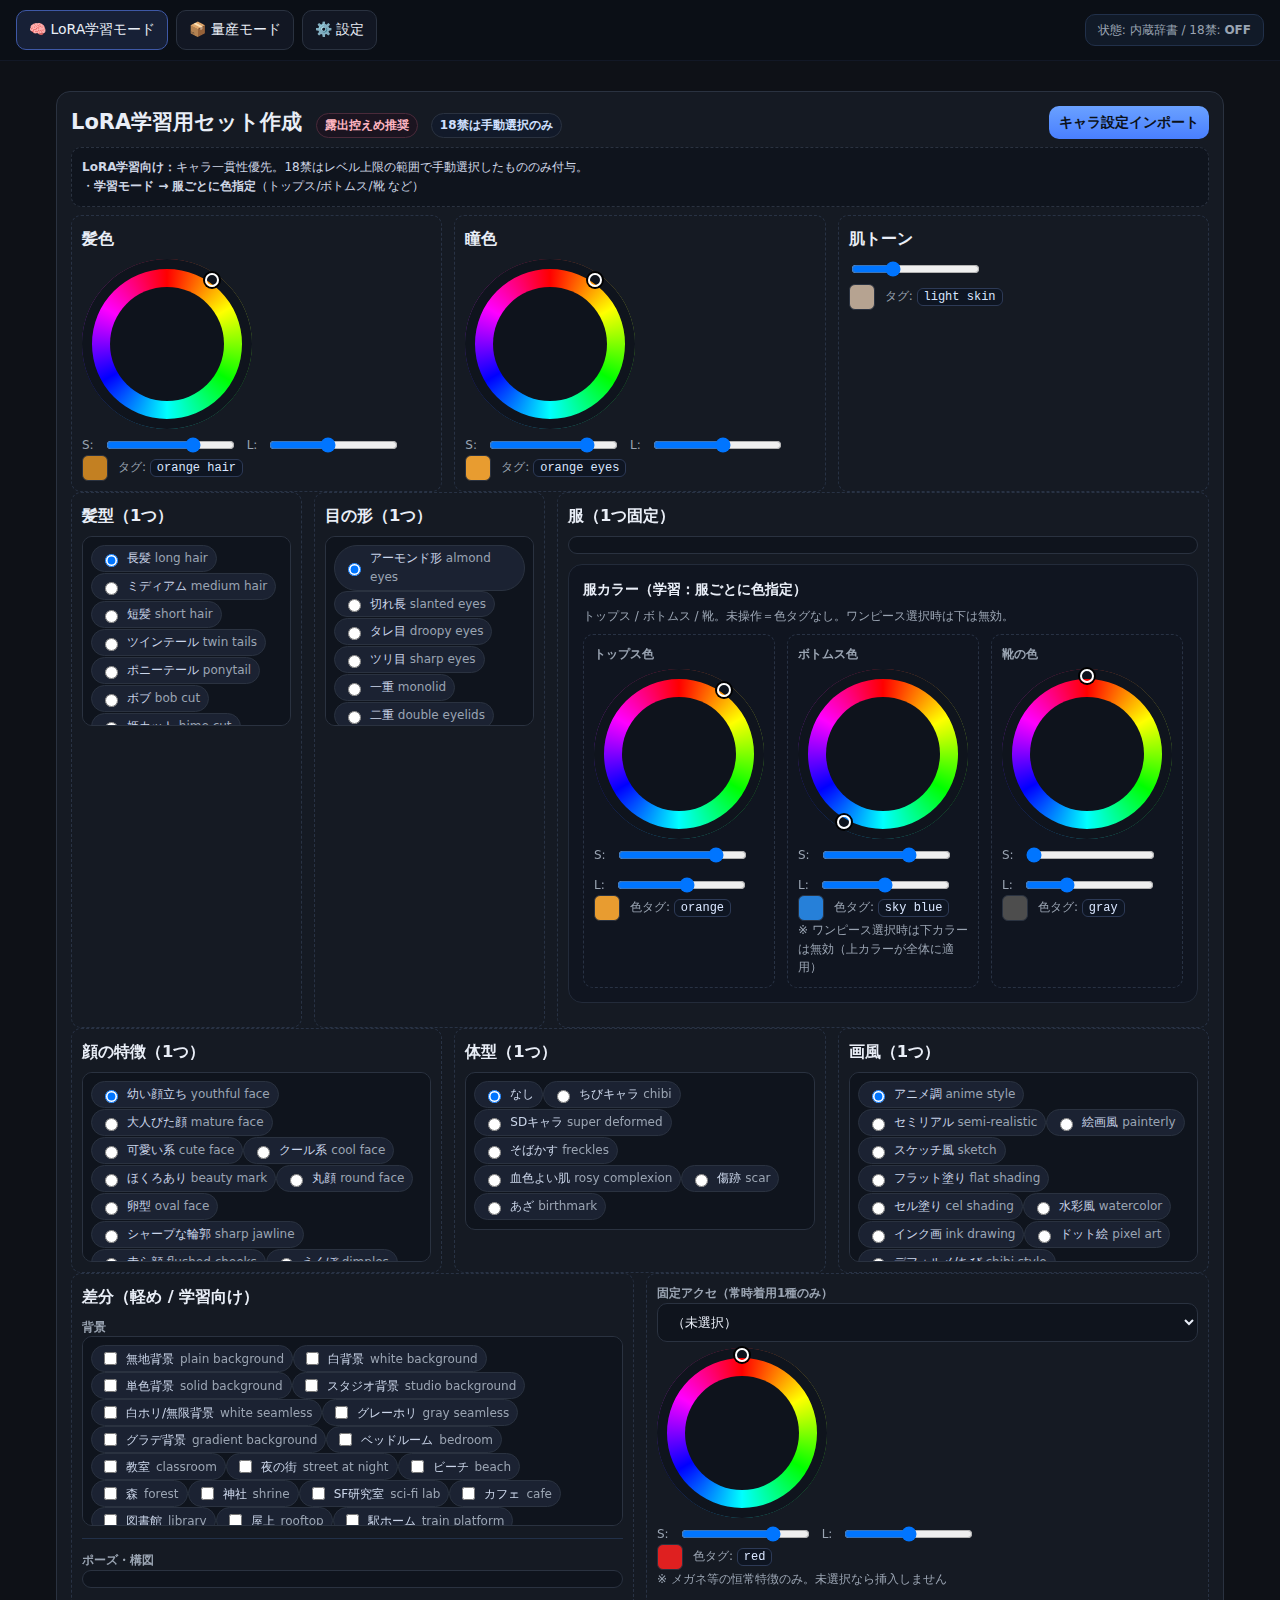
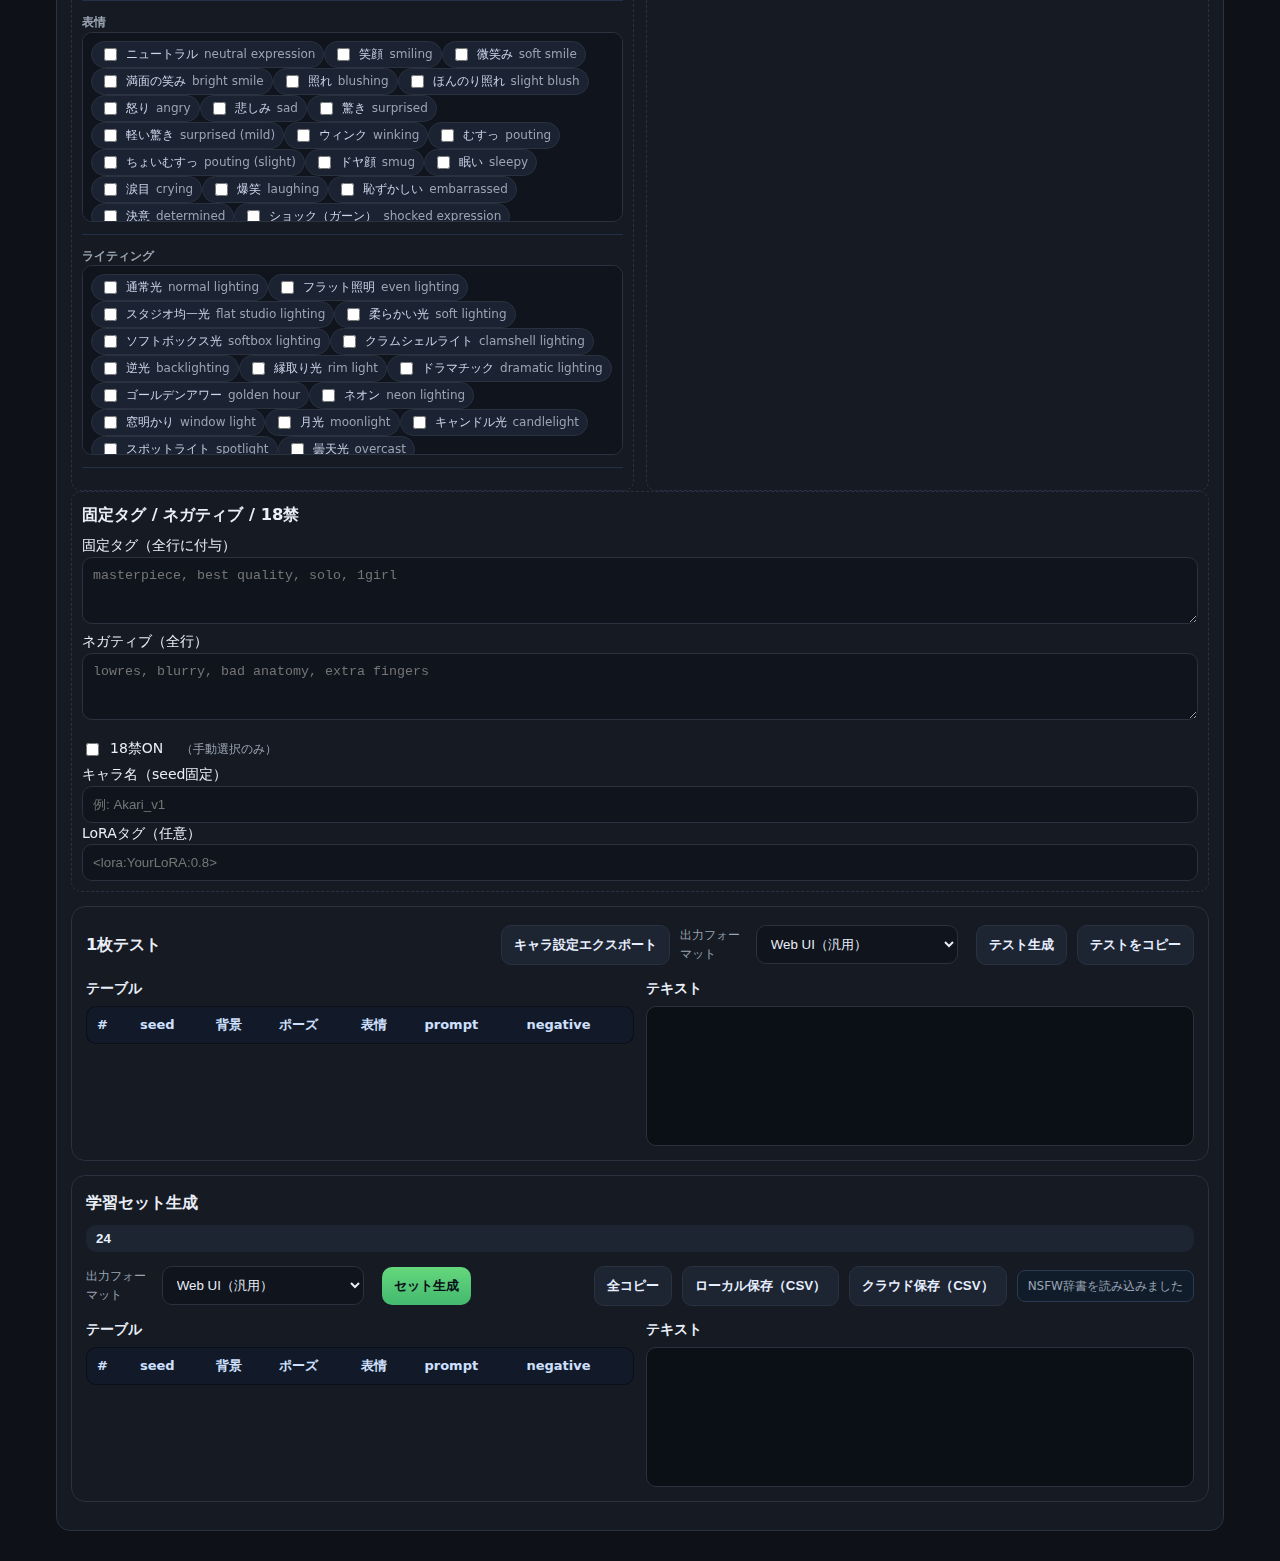
<file: index.html>
<!DOCTYPE html>
<html lang="ja">
<head>
  <meta charset="utf-8" />
  <meta name="viewport" content="width=device-width,initial-scale=1" />
  <title>LoRA Prompt Maker – 学習モード / 量産モード / 設定</title>
  <link rel="stylesheet" href="styles.css" />
</head>
<body>
  <div class="header">
    <div class="inner">
      <div class="tabbar">
        <div class="tab active" data-mode="learning">🧠 LoRA学習モード</div>
        <div class="tab" data-mode="production">📦 量産モード</div>
        <div class="tab" data-mode="settings">⚙️ 設定</div>
      </div>
      <div class="row mini">
        <span id="status" class="status mini">状態: 内蔵辞書 / 18禁: <b id="nsfwState">OFF</b></span>
      </div>
    </div>
  </div>

  <main class="container">
    <!-- 学習モード -->
    <section id="panelLearning" class="card">
      <div class="row" style="align-items:center">
        <h2 style="margin:0;flex:1">LoRA学習用セット作成
          <span class="badge warn">露出控えめ推奨</span>
          <span class="badge">18禁は手動選択のみ</span>
        </h2>
        <input type="file" id="importChar" accept="application/json" hidden>
        <label for="importChar" class="btn small">キャラ設定インポート</label>
      </div>
      <div class="note mini">
        <b>LoRA学習向け：</b>キャラ一貫性優先。18禁はレベル上限の範囲で手動選択したもののみ付与。<br>
        ・<b>学習モード → 服ごとに色指定</b>（トップス/ボトムス/靴 など）
      </div>

      <div class="grid g3">
        <div class="panel">
          <h3>髪色</h3>
          <div class="wheel-box"><div id="wheelH" class="wheel"></div><div id="thumbH" class="thumb"></div></div>
          <label class="row mini">S: <input id="satH" type="range" min="0" max="100" value="70"> L: <input id="litH" type="range" min="0" max="100" value="45"></label>
          <div class="row mini"><div id="swH" class="swatch"></div><span>タグ: <code class="tag" id="tagH">brown hair</code></span></div>
        </div>
        <div class="panel">
          <h3>瞳色</h3>
          <div class="wheel-box"><div id="wheelE" class="wheel"></div><div id="thumbE" class="thumb"></div></div>
          <label class="row mini">S: <input id="satE" type="range" min="0" max="100" value="80"> L: <input id="litE" type="range" min="0" max="100" value="55"></label>
          <div class="row mini"><div id="swE" class="swatch"></div><span>タグ: <code class="tag" id="tagE">blue eyes</code></span></div>
        </div>
        <div class="panel">
          <h3>肌トーン</h3>
          <input id="skinTone" type="range" min="0" max="100" value="30">
          <div class="row mini"><div id="swSkin" class="swatch"></div><span>タグ: <code class="tag" id="tagSkin">fair skin</code></span></div>
        </div>
      </div>

      <div class="grid g3">
        <div class="panel"><h3>髪型（1つ）</h3><div id="hairStyle" class="scroller"></div></div>
        <div class="panel"><h3>目の形（1つ）</h3><div id="eyeShape" class="scroller"></div></div>

        <!-- ★ Updated: 服の直下に色UIを配置 -->
        <div class="panel">
          <h3>服（1つ固定）</h3>
          <div id="outfit" class="scroller"></div>

          <!-- 学習：服カラー（上/下/靴） -->
          <div class="card" style="margin-top:10px">
            <h4 style="margin:0 0 6px">服カラー（学習：服ごとに色指定）</h4>
            <div class="mini">トップス / ボトムス / 靴。未操作＝色タグなし。ワンピース選択時は下は無効。</div>
            <div class="grid g3" style="margin-top:8px">
              <div class="panel">
                <div class="mini"><b>トップス色</b></div>
                <div class="wheel-box" style="margin-top:6px">
                  <div id="wheel_top" class="wheel"></div><div id="thumb_top" class="thumb"></div>
                </div>
                <div class="row mini">
                  S:<input id="sat_top" type="range" min="0" max="100" value="80">
                  L:<input id="lit_top" type="range" min="0" max="100" value="50">
                </div>
                <div class="row mini"><div id="sw_top" class="swatch"></div><span>色タグ: <code class="tag" id="tag_top">—</code></span></div>
              </div>

              <div class="panel" id="bottomWearPanel">
                <div class="mini"><b>ボトムス色</b> <span id="onepieceNote" class="mini" style="opacity:.7"></span></div>
                <div class="wheel-box" style="margin-top:6px">
                  <div id="wheel_bottom" class="wheel"></div><div id="thumb_bottom" class="thumb"></div>
                </div>
                <div class="row mini">
                  S:<input id="sat_bottom" type="range" min="0" max="100" value="80">
                  L:<input id="lit_bottom" type="range" min="0" max="100" value="50">
                </div>
                <div class="row mini"><div id="sw_bottom" class="swatch"></div><span>色タグ: <code class="tag" id="tag_bottom">—</code></span></div>
                <div class="mini">※ ワンピース選択時は下カラーは無効（上カラーが全体に適用）</div>
              </div>

              <div class="panel">
                <div class="mini"><b>靴の色</b></div>
                <div class="wheel-box" style="margin-top:6px">
                  <div id="wheel_shoes" class="wheel"></div><div id="thumb_shoes" class="thumb"></div>
                </div>
                <div class="row mini">
                  S:<input id="sat_shoes" type="range" min="0" max="100" value="80">
                  L:<input id="lit_shoes" type="range" min="0" max="100" value="50">
                </div>
                <div class="row mini"><div id="sw_shoes" class="swatch"></div><span>色タグ: <code class="tag" id="tag_shoes">—</code></span></div>
              </div>
            </div>
          </div>
          <!-- ★ End Updated -->
        </div>
      </div>

      <div class="grid g3">
        <div class="panel"><h3>顔の特徴（1つ）</h3><div id="face" class="scroller"></div></div>
        <div class="panel"><h3>体型（1つ）</h3><div id="skinBody" class="scroller"></div></div>
        <div class="panel"><h3>画風（1つ）</h3><div id="artStyle" class="scroller"></div></div>
      </div>

      <div class="grid g2">
        <div class="panel">
          <h3>差分（軽め / 学習向け）</h3>
          <div class="row mini"><b>背景</b></div><div id="bg" class="scroller"></div>
          <hr class="sep">
          <div class="row mini"><b>ポーズ・構図</b></div><div id="pose" class="scroller"></div>
          <hr class="sep">
          <div class="row mini"><b>表情</b></div><div id="expr" class="scroller"></div>
          <hr class="sep">
          <div class="row mini"><b>ライティング</b></div><div id="lightLearn" class="scroller"></div>
          <hr class="sep">
        </div>
        <div class="panel">
          <div class="mini"><b>固定アクセ（常時着用1種のみ）</b></div>
          <select id="learn_acc"></select>
          <div class="wheel-box" style="margin-top:6px">
            <div id="wheel_learnAcc" class="wheel"></div><div id="thumb_learnAcc" class="thumb"></div>
          </div>
          <div class="row mini">
            S:<input id="sat_learnAcc" type="range" min="0" max="100" value="75">
            L:<input id="lit_learnAcc" type="range" min="0" max="100" value="50">
          </div>
          <div class="row mini">
            <div id="sw_learnAcc" class="swatch"></div>
            <span>色タグ: <code class="tag" id="tag_learnAcc">black</code></span>
          </div>
          <div class="mini">※ メガネ等の恒常特徴のみ。未選択なら挿入しません</div>
        </div>
      </div>

      <div class="panel">
        <h3>固定タグ / ネガティブ / 18禁</h3>
        <label>固定タグ（全行に付与）</label>
        <textarea id="fixedManual" rows="3" placeholder="masterpiece, best quality, solo, 1girl"></textarea>
        <label style="margin-top:10px">ネガティブ（全行）</label>
        <textarea id="negGlobal" rows="3" placeholder="lowres, blurry, bad anatomy, extra fingers"></textarea>

        <div class="row" style="margin-top:8px">
          <label class="inline"><input type="checkbox" id="nsfwLearn"> 18禁ON</label>
          <span class="mini">（手動選択のみ）</span>
        </div>
        <div id="nsfwLearnPanel" class="panel" style="margin-top:8px; display:none">
          <div class="row mini">
            <b>レベル上限</b>
            <label class="inline"><input type="radio" name="nsfwLevelLearn" value="L1" checked>R-15</label>
            <label class="inline"><input type="radio" name="nsfwLevelLearn" value="L2">R-18</label>
            <label class="inline"><input type="radio" name="nsfwLevelLearn" value="L3">R-18G</label>
          </div>
          <div class="grid g3" id="nsfwLearnLists" style="margin-top:6px">
            <div><b class="mini">表情</b><div id="nsfwL_expr" class="scroller"></div></div>
            <div><b class="mini">露出</b><div id="nsfwL_expo" class="scroller"></div></div>
            <div><b class="mini">シチュ</b><div id="nsfwL_situ" class="scroller"></div></div>
            <div><b class="mini">ライティング</b><div id="nsfwL_light" class="scroller"></div></div>
          </div>
          <div class="mini" style="margin-top:6px">※ リストはレベル上限の範囲で表示されます</div>
        </div>

        <label style="margin-top:8px">キャラ名（seed固定）</label>
        <input id="charName" type="text" placeholder="例: Akari_v1">
        <label style="margin-top:8px">LoRAタグ（任意）</label>
        <input id="loraTag" type="text" placeholder="<lora:YourLoRA:0.8>">
      </div>

      <!-- 上段：1枚テスト -->
      <div class="card" id="learnTestCard">
        <div class="row">
          <h3 style="margin:0">1枚テスト</h3>
          <span style="flex:1"></span>
          <button id="btnExportChar" class="btn ghost">キャラ設定エクスポート</button>
          <label class="inline mini">出力フォーマット
            <select id="fmtLearn">
              <option value="a1111" selected>Web UI（汎用）</option>
              <option value="invoke">InvokeAI（CLI）</option>
              <option value="comfy">ComfyUI（テキスト）</option>
              <option value="sdnext">SD.Next（dream.py）</option>
              <option value="nai">NovelAI</option>
            </select>
          </label>
          <button id="btnOneLearn" class="btn ghost">テスト生成</button>
          <button id="btnCopyLearnTest" class="btn ghost">テストをコピー</button>
        </div>
        <div class="grid g2" style="margin-top:10px">
          <div>
            <h4 style="margin:0 0 6px">テーブル</h4>
            <table class="table" id="tblLearnTest">
              <thead><tr><th>#</th><th>seed</th><th>背景</th><th>ポーズ</th><th>表情</th><th>prompt</th><th>negative</th></tr></thead>
              <tbody></tbody>
            </table>
          </div>
          <div>
            <h4 style="margin:0 0 6px">テキスト</h4>
            <div class="out" id="outLearnTest"></div>
          </div>
        </div>
      </div>

      <!-- 下段：学習セット -->
      <div class="card" id="learnBatchCard">
        <div class="row">
          <h3 style="margin:0">学習セット生成</h3>
          <select id="countLearn" class="btn small" style="background:#1d2432;color:#e6eeff">
            <option>20</option><option selected>24</option><option>30</option>
          </select>
          <label class="inline mini">出力フォーマット
            <select id="fmtLearnBatch">
              <option value="a1111" selected>Web UI（汎用）</option>
              <option value="invoke">InvokeAI（CLI）</option>
              <option value="comfy">ComfyUI（テキスト）</option>
              <option value="sdnext">SD.Next（dream.py）</option>
              <option value="nai">NovelAI</option>
            </select>
          </label>
          <button id="btnBatchLearn" class="btn ok">セット生成</button>
          <span style="flex:1"></span>
          <button id="btnCopyLearn" class="btn ghost">全コピー</button>
          <button id="btnCsvLearn" class="btn ghost" title="学習セットをCSVでローカル保存">ローカル保存（CSV）</button>
          <button id="btnCloudLearn" class="btn ghost" title="学習セットをクラウドへ保存">クラウド保存（CSV）</button>
          <span id="toast" class="toast mini" hidden></span>
        </div>
        <div class="grid g2" style="margin-top:10px">
          <div>
            <h4 style="margin:0 0 6px">テーブル</h4>
            <table class="table" id="tblLearn">
              <thead><tr><th>#</th><th>seed</th><th>背景</th><th>ポーズ</th><th>表情</th><th>prompt</th><th>negative</th></tr></thead>
              <tbody></tbody>
            </table>
          </div>
          <div>
            <h4 style="margin:0 0 6px">テキスト</h4>
            <div class="out" id="outLearn"></div>
          </div>
        </div>
      </div>
    </section>

    <!-- 量産モード -->
    <section id="panelProduction" class="card" hidden>
      <h2>量産モード（LoRA完成後）
        <span class="badge ok">多様性重視</span><span class="badge">アクセ3枠</span><span class="badge">18禁は手動選択のみ</span>
      </h2>
      <div class="note mini">
        <b>LoRA完成後：</b>18禁は選んだもののみ使用（オート追加なし）。<br>
        ・<b>量産モード → 服ごとにランダム色 or 無色</b> ＋ <b>基本色1色を任意指定可</b>
      </div>

      <div class="grid g3">
        <div class="panel">
          <h3>服（複数可）</h3>
          <div id="p_outfit" class="scroller"></div>

          <!-- ★ Added: 量産の服 基本色（1色・服直下） -->
          <div class="card" style="margin-top:10px">
            <h4 style="margin:0 0 6px">服 基本色（任意 / 1色）</h4>
            <div class="mini">未指定なら従来どおり（ランダム色 or 無色）。ワンピースは全体に適用、上下分かれは上のみ適用。</div>
            <div class="panel" style="margin-top:6px">
              <div class="wheel-box">
                <div id="wheel_outfitBase" class="wheel"></div><div id="thumb_outfitBase" class="thumb"></div>
              </div>
              <div class="row mini">
                S:<input id="sat_outfitBase" type="range" min="0" max="100" value="80">
                L:<input id="lit_outfitBase" type="range" min="0" max="100" value="50">
              </div>
              <div class="row mini">
                <div id="sw_outfitBase" class="swatch"></div>
                <span>色タグ: <code class="tag" id="tag_outfitBase">—</code></span>
              </div>
            </div>
          </div>
          <!-- ★ End Added -->

          <h3 style="margin-top:10px">アクセ（3スロット・色指定）</h3>
          <div class="grid g3">
            <div class="panel">
              <div class="mini">アクセ A</div>
              <select id="p_accA"></select>
              <div class="wheel-box" style="margin-top:6px">
                <div id="wheel_accA" class="wheel"></div><div id="thumb_accA" class="thumb"></div>
              </div>
              <div class="row mini">
                S:<input id="sat_accA" type="range" min="0" max="100" value="80">
                L:<input id="lit_accA" type="range" min="0" max="100" value="50">
              </div>
              <div class="row mini"><div id="sw_accA" class="swatch"></div><span>色タグ: <code class="tag" id="tag_accA">red</code></span></div>
            </div>
            <details>
              <summary class="mini"><span class="caret">▶</span> アクセ B</summary>
              <div class="panel" style="margin-top:6px">
                <select id="p_accB"></select>
                <div class="wheel-box" style="margin-top:6px">
                  <div id="wheel_accB" class="wheel"></div><div id="thumb_accB" class="thumb"></div>
                </div>
                <div class="row mini">S:<input id="sat_accB" type="range" min="0" max="100" value="80">
                  L:<input id="lit_accB" type="range" min="0" max="100" value="50"></div>
                <div class="row mini"><div id="sw_accB" class="swatch"></div><span>色タグ: <code class="tag" id="tag_accB">blue</code></span></div>
              </div>
            </details>
            <details>
              <summary class="mini"><span class="caret">▶</span> アクセ C</summary>
              <div class="panel" style="margin-top:6px">
                <select id="p_accC"></select>
                <div class="wheel-box" style="margin-top:6px">
                  <div id="wheel_accC" class="wheel"></div><div id="thumb_accC" class="thumb"></div>
                </div>
                <div class="row mini">S:<input id="sat_accC" type="range" min="0" max="100" value="80">
                  L:<input id="lit_accC" type="range" min="0" max="100" value="50"></div>
                <div class="row mini"><div id="sw_accC" class="swatch"></div><span>色タグ: <code class="tag" id="tag_accC">green</code></span></div>
              </div>
            </details>
          </div>
          <div class="mini" style="margin-top:6px">※ 未選択スロットは無視</div>
        </div>

        <div class="panel">
          <h3>背景（複数可）</h3><div id="p_bg" class="scroller"></div>
          <h3 style="margin-top:10px">ポーズ・構図</h3><div id="p_pose" class="scroller"></div>
        </div>

        <div class="panel">
          <h3>表情（複数可）</h3><div id="p_expr" class="scroller"></div>
          <h3 style="margin-top:10px">ライティング</h3><div id="p_light" class="scroller"></div>
        </div>
      </div>

      <div class="panel">
        <h3>18禁差分</h3>
        <div class="row">
          <label class="inline"><input id="nsfwProd" type="checkbox"> 18禁ON</label>
          <span class="mini">（選んだもののみ使用）</span>
        </div>
        <div id="nsfwProdPanel" style="display:none">
          <div class="row mini" style="margin-top:6px">
            <b>レベル上限</b>
            <label class="inline"><input type="radio" name="nsfwLevelProd" value="L1" checked>R-15</label>
            <label class="inline"><input type="radio" name="nsfwLevelProd" value="L2">R-18</label>
            <label class="inline"><input type="radio" name="nsfwLevelProd" value="L3">R-18G</label>
          </div>
          <div class="grid g3" style="margin-top:6px">
            <div><b class="mini">表情</b><div id="nsfwP_expr" class="scroller"></div></div>
            <div><b class="mini">露出</b><div id="nsfwP_expo" class="scroller"></div></div>
            <div><b class="mini">シチュ</b><div id="nsfwP_situ" class="scroller"></div></div>
            <div><b class="mini">ライティング</b><div id="nsfwP_light" class="scroller"></div></div>
          </div>
        </div>
      </div>

      <div class="grid g2">
        <div class="panel">
          <h3>固定タグ / ネガティブ</h3>
          <label>固定タグ（先頭に付与）</label>
          <textarea id="p_fixed" rows="3" placeholder="<lora:YourLoRA:0.8>, 1girl, looking at viewer"></textarea>
          <label style="margin-top:10px">ネガティブ（全行）</label>
          <textarea id="p_neg" rows="3" placeholder="lowres, blurry, bad anatomy, watermark"></textarea>
        </div>
        <div class="panel">
          <h3>出力設定</h3>
          <div class="row">
            <label class="inline"><input type="radio" name="seedMode" value="fixed" checked> seed固定</label>
            <label class="inline"><input type="radio" name="seedMode" value="vary"> 行ごとに微差seed</label>
          </div>
          <div class="row mini"><div><b>Seedの説明</b></div>
            <div>固定＝全行同じ / 微差＝行ごとに少し揺らぎ</div>
          </div>
          <div class="row" style="margin-top:6px">
            <label>件数</label>
            <select id="countProd" class="btn small" style="background:#1d2432;color:#e6eeff">
              <option>20</option><option>30</option><option selected>50</option>
            </select>
            <label class="inline mini">出力フォーマット
              <select id="fmtProd">
                <option value="a1111" selected>Web UI（汎用）</option>
                <option value="invoke">InvokeAI（CLI）</option>
                <option value="comfy">ComfyUI（テキスト）</option>
                <option value="sdnext">SD.Next（dream.py）</option>
                <option value="nai">NovelAI</option>
              </select>
            </label>
          </div>
        </div>
      </div>

      <div class="card">
        <div class="row">
          <button id="btnGenProd" class="btn ok">量産セット生成</button>
          <span style="flex:1"></span>
          <button id="btnCopyProd" class="btn ghost">全コピー</button>
          <button id="btnCsvProd" class="btn ghost" title="量産セットをCSVでローカル保存">ローカル保存（CSV）</button>
          <button id="btnCloudProd" class="btn ghost" title="量産セットをクラウドへ保存">クラウド保存（CSV）</button>
        </div>
        <div class="grid g2" style="margin-top:10px">
          <div>
            <h3>テーブル表示</h3>
            <table class="table" id="tblProd"><thead><tr><th>#</th><th>seed</th><th>prompt</th><th>negative</th></tr></thead><tbody></tbody></table>
          </div>
          <div>
            <h3>コピー用（テキスト）</h3>
            <div class="out" id="outProd"></div>
          </div>
        </div>
      </div>
    </section>

    <!-- 設定タブ -->
    <section id="panelSettings" class="card" hidden>
      <h2>⚙️ 設定</h2>

      <div class="grid g3">
        <div class="panel">
          <h3>クラウド保存（GAS）</h3>
          <label>クラウド保存URL（GAS）</label>
          <input id="set_gasUrl" type="text" placeholder="https://script.google.com/macros/s/XXXX/exec">
          <label style="margin-top:8px">GAS トークン（任意 / Bearer）</label>
          <input id="set_gasToken" type="password" placeholder="****">
          <div class="row" style="margin-top:8px">
            <button id="btnTestGAS" class="btn ghost small">接続テスト</button>
            <span id="gasTestResult" class="mini"></span>
          </div>
        </div>

        <div class="panel">
          <h3>辞書 I/O（SFW / NSFW）</h3>
          <input type="file" id="importDict" accept="application/json" hidden>
          <label for="importDict" class="btn small">辞書インポート</label>
          <button id="btnExport" class="btn ghost small" title="辞書をJSONで保存">辞書エクスポート</button>
        </div>

        <div class="panel">
          <h3>アプリ管理</h3>
          <div class="note mini">辞書インポート後に表示が崩れたらキャッシュ初期化でOK。</div>
          <button id="btnSaveSettings" class="btn ok small">設定を保存</button>
          <button id="btnResetSettings" class="btn bad small" style="margin-left:6px">キャッシュ初期化</button>
        </div>
      </div>
    </section>
  </main>

  <script src="app.js" defer></script>
</body>
</html>
</file>
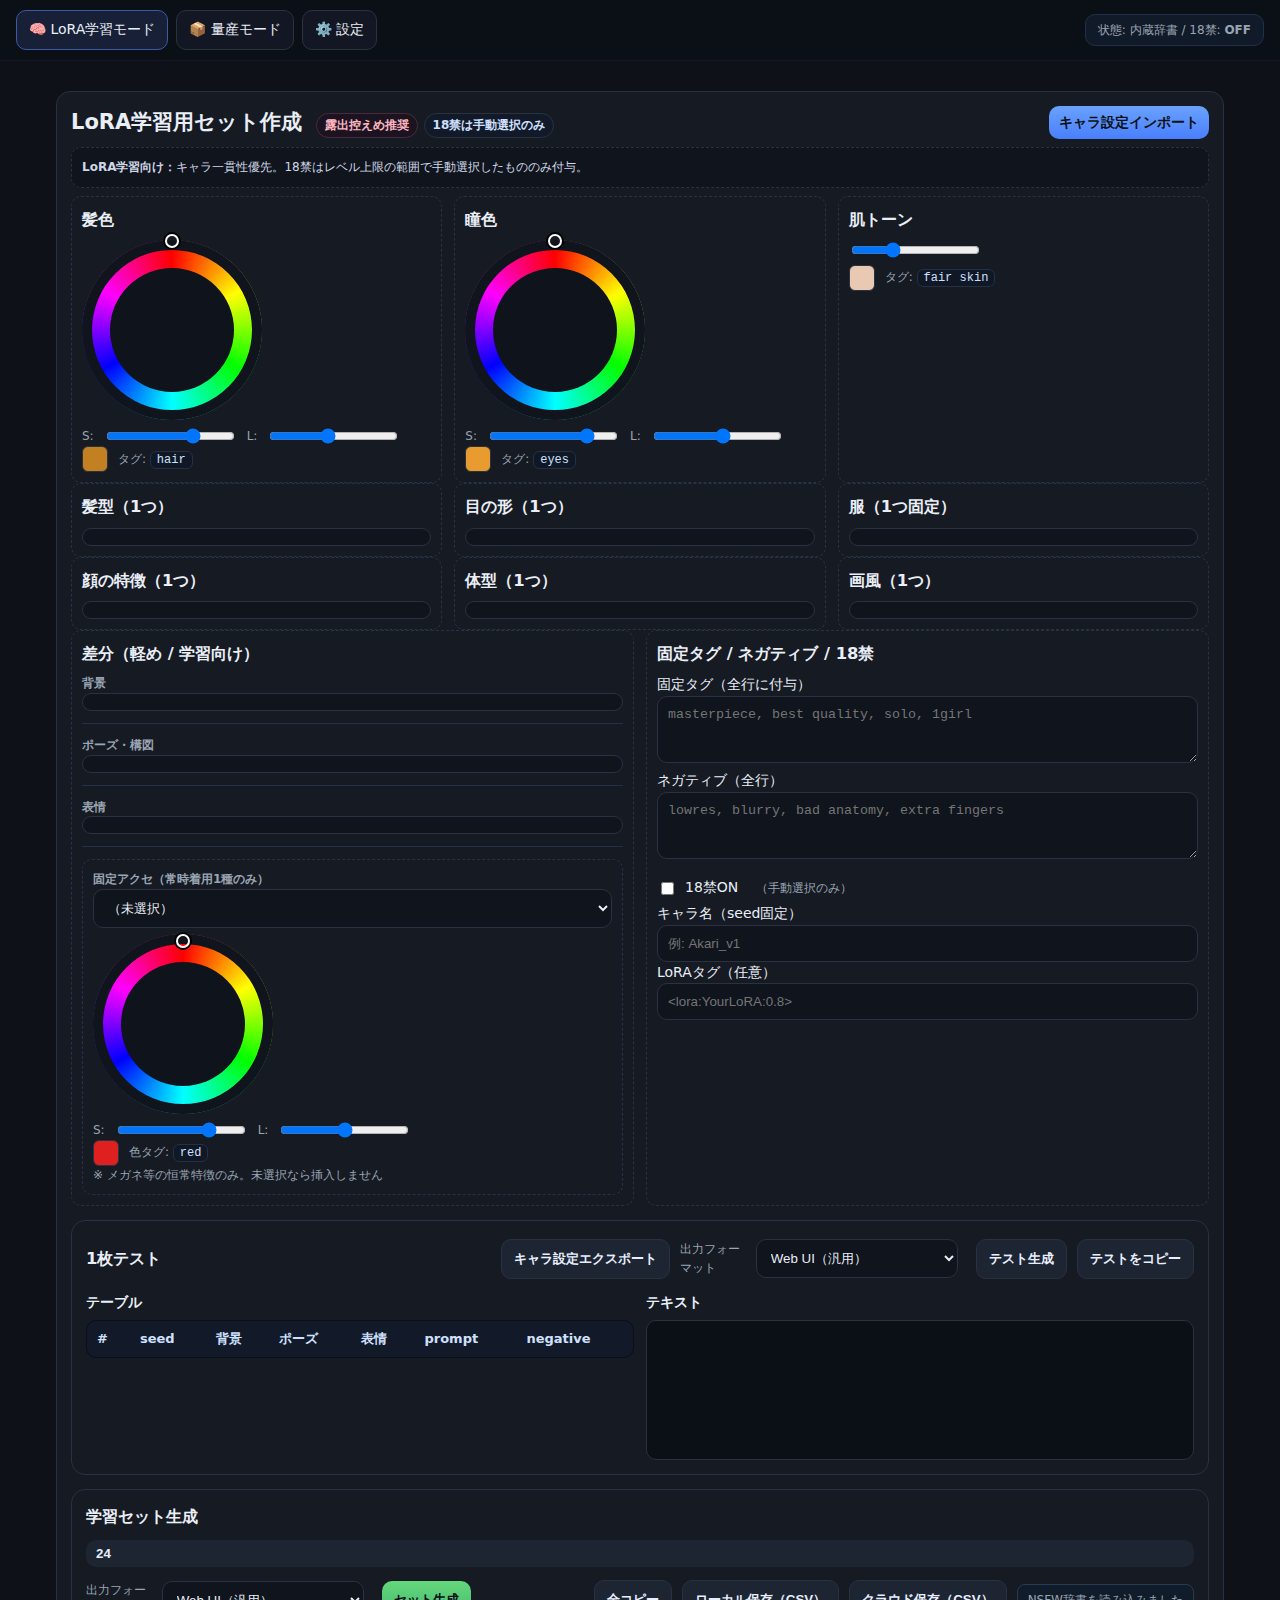
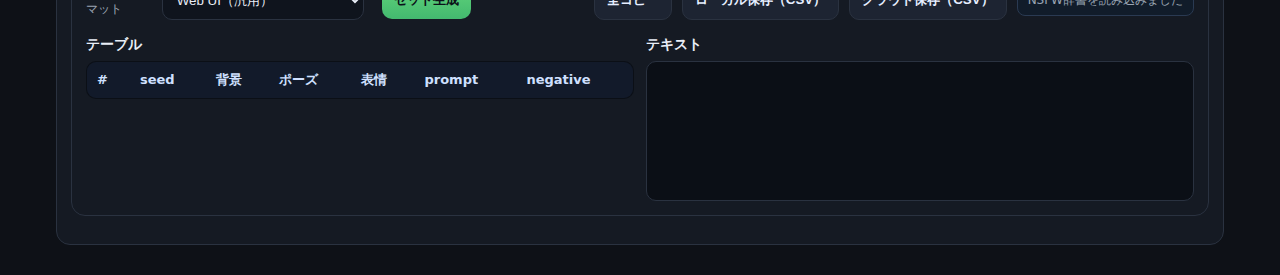
<file: index-old.html>
<!DOCTYPE html>
<html lang="ja">
<head>
<meta charset="utf-8" />
<meta name="viewport" content="width=device-width,initial-scale=1" />
<title>LoRA Prompt Maker – 学習モード / 量産モード / 設定</title>
<style>
:root{ --bg:#0e1117; --panel:#151a23; --ink:#e9eef7; --muted:#9aa4b2; --line:#2a3240;
  --brand:#6aa1ff; --ok:#5fd39a; --warn:#ffb86b; --bad:#ff6b6b; }
*{box-sizing:border-box}
html,body{margin:0;background:var(--bg);color:#e9eef7;font:14px/1.55 system-ui,-apple-system,Segoe UI,Roboto}
h1,h2,h3{margin:0 0 8px}
a{color:var(--brand);text-decoration:none}
.container{max-width:1200px;margin:0 auto;padding:16px}
.header{position:sticky;top:0;z-index:20;background:#0b0f16;border-bottom:1px solid #121826}
.header .inner{display:flex;gap:12px;align-items:center;justify-content:space-between;padding:10px 16px}
.tabbar{display:flex;gap:8px}
.tab{padding:8px 12px;border:1px solid var(--line);border-radius:10px;cursor:pointer;background:#121723}
.tab.active{border-color:#3e58a6;background:#172036}
.btn{appearance:none;border:0;border-radius:10px;padding:10px 12px;font-weight:700;cursor:pointer;color:#0b1119;background:linear-gradient(180deg,#6aa1ff,#497fff)}
.btn.small{padding:6px 10px;font-weight:600}
.btn.ghost{background:#1d2432;color:#e6eeff;border:1px solid var(--line)}
.btn.ok{background:linear-gradient(180deg,#65d77c,#43b96f)}
.btn.bad{background:linear-gradient(180deg,#ff7b7b,#ff5454)}
.grid{display:grid;gap:12px}
.g2{grid-template-columns:repeat(2,1fr)}
.g3{grid-template-columns:repeat(3,1fr)}
@media (max-width:1024px){.g3,.g2{grid-template-columns:1fr}}
.card{background:var(--panel);border:1px solid var(--line);border-radius:14px;padding:14px;margin:14px 0}
.panel{border:1px dashed #283244;border-radius:10px;padding:10px}
label.inline{display:inline-flex;align-items:center;gap:8px;margin:4px 8px 4px 0}
textarea,input[type="text"],input[type="password"]{width:100%;border-radius:10px;border:1px solid var(--line);background:#0f141d;color:#e9eef7;padding:10px}
select{width:100%;border-radius:10px;border:1px solid var(--line);background:#0f141d;color:#e9eef7;padding:10px}
.scroller{max-height:190px;overflow:auto;border:1px solid var(--line);border-radius:10px;padding:8px;background:#0f141d}
.chips{display:flex;flex-wrap:wrap;gap:6px}
.chip{display:inline-flex;align-items:center;gap:6px;background:#1b2232;border:1px solid var(--line);color:#cbd6ea;border-radius:999px;padding:3px 8px;font-size:12px}
.mini{color:#9aa4b2;font-size:12px}
.status{padding:6px 12px;background:#111a28;border:1px solid #21304a;border-radius:10px}
.toast{background:#111c2a;border:1px solid #2a3a52;padding:6px 10px;border-radius:8px}
.out{white-space:pre-wrap;background:#0b0f16;border:1px solid var(--line);border-radius:10px;padding:12px;min-height:140px}
.table{width:100%;border-collapse:collapse;background:#0b0f16;border:1px solid var(--line);border-radius:10px;overflow:hidden}
.table th,.table td{border-bottom:1px solid #1e2635;padding:8px 10px;text-align:left;font-size:13px}
.table th{background:#121a2a;color:#cfe0ff;position:sticky;top:0}
.row{display:flex;gap:10px;align-items:center;flex-wrap:wrap}
kbd{background:#101826;border:1px solid #2a3342;border-radius:6px;padding:1px 6px}
code.tag{background:#101826;border:1px solid #233045;border-radius:6px;padding:1px 6px;color:#cfe0ff}
/* color wheel */
.wheel-box{position:relative;width:180px;height:180px;margin-bottom:6px}
.wheel{position:absolute;inset:0;border-radius:50%;background:conic-gradient(red, yellow, lime, cyan, blue, magenta, red);box-shadow:0 0 0 10px #0f141d inset, 0 0 0 1px #2a3342 inset}
.wheel::after{content:"";position:absolute;inset:28px;border-radius:50%;background:#0e131c}
.thumb{position:absolute;left:83px;top:-6px;width:14px;height:14px;border:2px solid #fff;border-radius:50%;box-shadow:0 0 0 2px #000}
.swatch{width:26px;height:26px;border-radius:6px;border:1px solid var(--line);background:#333}
hr.sep{border:0;border-top:1px solid #223048;margin:12px 0}
/* details caret */
details{border:1px dashed #283244;border-radius:10px;padding:8px;background:#0f141d}
summary{cursor:pointer;list-style:none;display:flex;align-items:center;gap:8px}
summary::-webkit-details-marker{display:none}
summary .caret{transform:rotate(0deg);transition:transform .15s}
details[open] summary .caret{transform:rotate(90deg)}
/* badges & notes */
.badge{display:inline-block;font-size:12px;padding:2px 8px;border-radius:999px;border:1px solid #2a3240;background:#121a2a;color:#cfe0ff;margin-left:6px}
.badge.warn{background:#1b1420;border-color:#4a2a3a;color:#ffb6c1}
.badge.ok{background:#132019;border-color:#294b38;color:#9be7b3}
.note{margin:8px 0;padding:10px;border:1px dashed #2a3240;border-radius:10px;background:#0f141d;color:#cfd7e6}
.note .mini{opacity:.9}
</style>
</head>
<body>

<div class="header">
  <div class="inner">
    <div class="tabbar">
      <div class="tab active" data-mode="learning">🧠 LoRA学習モード</div>
      <div class="tab" data-mode="production">📦 量産モード</div>
      <div class="tab" data-mode="settings">⚙️ 設定</div>
    </div>
    <div class="row mini">
      <span id="status" class="status mini">状態: 内蔵辞書 / 18禁: <b id="nsfwState">OFF</b></span>
    </div>
  </div>
</div>

<main class="container">

  <!-- 学習モード -->
  <section id="panelLearning" class="card">
    <!-- タイトル行 + インポート（右側） -->
    <div class="row" style="align-items:center">
      <h2 style="margin:0;flex:1">LoRA学習用セット作成 <span class="badge warn">露出控えめ推奨</span><span class="badge">18禁は手動選択のみ</span></h2>
      <input type="file" id="importChar" accept="application/json" hidden>
      <label for="importChar" class="btn small">キャラ設定インポート</label>
    </div>
    <div class="note mini"><b>LoRA学習向け：</b>キャラ一貫性優先。18禁はレベル上限の範囲で手動選択したもののみ付与。</div>

    <div class="grid g3">
      <div class="panel">
        <h3>髪色</h3>
        <div class="wheel-box"><div id="wheelH" class="wheel"></div><div id="thumbH" class="thumb"></div></div>
        <label class="row mini">S: <input id="satH" type="range" min="0" max="100" value="70"> L: <input id="litH" type="range" min="0" max="100" value="45"></label>
        <div class="row mini"><div id="swH" class="swatch"></div><span>タグ: <code class="tag" id="tagH">brown hair</code></span></div>
      </div>
      <div class="panel">
        <h3>瞳色</h3>
        <div class="wheel-box"><div id="wheelE" class="wheel"></div><div id="thumbE" class="thumb"></div></div>
        <label class="row mini">S: <input id="satE" type="range" min="0" max="100" value="80"> L: <input id="litE" type="range" min="0" max="100" value="55"></label>
        <div class="row mini"><div id="swE" class="swatch"></div><span>タグ: <code class="tag" id="tagE">blue eyes</code></span></div>
      </div>
      <div class="panel">
        <h3>肌トーン</h3>
        <input id="skinTone" type="range" min="0" max="100" value="30">
        <div class="row mini"><div id="swSkin" class="swatch"></div><span>タグ: <code class="tag" id="tagSkin">fair skin</code></span></div>
      </div>
    </div>

    <div class="grid g3">
      <div class="panel"><h3>髪型（1つ）</h3><div id="hairStyle" class="scroller"></div></div>
      <div class="panel"><h3>目の形（1つ）</h3><div id="eyeShape" class="scroller"></div></div>
      <div class="panel"><h3>服（1つ固定）</h3><div id="outfit" class="scroller"></div></div>
    </div>
    <div class="grid g3">
      <div class="panel"><h3>顔の特徴（1つ）</h3><div id="face" class="scroller"></div></div>
      <div class="panel"><h3>体型（1つ）</h3><div id="skinBody" class="scroller"></div></div>
      <div class="panel"><h3>画風（1つ）</h3><div id="artStyle" class="scroller"></div></div>
    </div>

    <div class="grid g2">
      <div class="panel">
        <h3>差分（軽め / 学習向け）</h3>
        <div class="row mini"><b>背景</b></div><div id="bg" class="scroller"></div>
        <hr class="sep">
        <div class="row mini"><b>ポーズ・構図</b></div><div id="pose" class="scroller"></div>
        <hr class="sep">
        <div class="row mini"><b>表情</b></div><div id="expr" class="scroller"></div>

        <hr class="sep">
        <div class="panel">
          <div class="mini"><b>固定アクセ（常時着用1種のみ）</b></div>
          <select id="learn_acc"></select>
          <div class="wheel-box" style="margin-top:6px">
            <div id="wheel_learnAcc" class="wheel"></div><div id="thumb_learnAcc" class="thumb"></div>
          </div>
          <div class="row mini">
            S:<input id="sat_learnAcc" type="range" min="0" max="100" value="75">
            L:<input id="lit_learnAcc" type="range" min="0" max="100" value="50">
          </div>
          <div class="row mini">
            <div id="sw_learnAcc" class="swatch"></div>
            <span>色タグ: <code class="tag" id="tag_learnAcc">black</code></span>
          </div>
          <div class="mini">※ メガネ等の恒常特徴のみ。未選択なら挿入しません</div>
        </div>
      </div>

      <div class="panel">
        <h3>固定タグ / ネガティブ / 18禁</h3>
        <label>固定タグ（全行に付与）</label>
        <textarea id="fixedManual" rows="3" placeholder="masterpiece, best quality, solo, 1girl"></textarea>
        <label style="margin-top:10px">ネガティブ（全行）</label>
        <textarea id="negGlobal" rows="3" placeholder="lowres, blurry, bad anatomy, extra fingers"></textarea>

        <div class="row" style="margin-top:8px">
          <label class="inline"><input type="checkbox" id="nsfwLearn"> 18禁ON</label>
          <span class="mini">（手動選択のみ）</span>
        </div>
        <div id="nsfwLearnPanel" class="panel" style="margin-top:8px; display:none">
          <div class="row mini">
            <b>レベル上限</b>
            <label class="inline"><input type="radio" name="nsfwLevelLearn" value="L1" checked>R-15</label>
            <label class="inline"><input type="radio" name="nsfwLevelLearn" value="L2">R-18</label>
            <label class="inline"><input type="radio" name="nsfwLevelLearn" value="L3">R-18G</label>
          </div>
          <div class="grid g3" id="nsfwLearnLists" style="margin-top:6px">
            <div><b class="mini">表情</b><div id="nsfwL_expr" class="scroller"></div></div>
            <div><b class="mini">露出</b><div id="nsfwL_expo" class="scroller"></div></div>
            <div><b class="mini">シチュ</b><div id="nsfwL_situ" class="scroller"></div></div>
          </div>
          <div class="mini" style="margin-top:6px">※ リストはレベル上限の範囲で表示されます</div>
        </div>

        <label style="margin-top:8px">キャラ名（seed固定）</label>
        <input id="charName" type="text" placeholder="例: Akari_v1">
        <label style="margin-top:8px">LoRAタグ（任意）</label>
        <input id="loraTag" type="text" placeholder="<lora:YourLoRA:0.8>">
      </div>
    </div>

    <!-- 上段：1枚テスト -->
    <div class="card" id="learnTestCard">
      <div class="row">
        <h3 style="margin:0">1枚テスト</h3>
        <span style="flex:1"></span>
        <button id="btnExportChar" class="btn ghost">キャラ設定エクスポート</button>
        <label class="inline mini">出力フォーマット
          <select id="fmtLearn">
            <option value="a1111" selected>Web UI（汎用）</option>
            <option value="invoke">InvokeAI（CLI）</option>
            <option value="comfy">ComfyUI（テキスト）</option>
            <option value="sdnext">SD.Next（dream.py）</option>
            <option value="nai">NovelAI</option>
          </select>
        </label>
        <button id="btnOneLearn" class="btn ghost">テスト生成</button>
        <button id="btnCopyLearnTest" class="btn ghost">テストをコピー</button>
      </div>
      <div class="grid g2" style="margin-top:10px">
        <div>
          <h4 style="margin:0 0 6px">テーブル</h4>
          <table class="table" id="tblLearnTest">
            <thead><tr><th>#</th><th>seed</th><th>背景</th><th>ポーズ</th><th>表情</th><th>prompt</th><th>negative</th></tr></thead>
            <tbody></tbody>
          </table>
        </div>
        <div>
          <h4 style="margin:0 0 6px">テキスト</h4>
          <div class="out" id="outLearnTest"></div>
        </div>
      </div>
    </div>

    <!-- 下段：学習セット -->
    <div class="card" id="learnBatchCard">
      <div class="row">
        <h3 style="margin:0">学習セット生成</h3>
        <select id="countLearn" class="btn small" style="background:#1d2432;color:#e6eeff">
          <option>20</option><option selected>24</option><option>30</option>
        </select>
        <label class="inline mini">出力フォーマット
          <select id="fmtLearnBatch">
            <option value="a1111" selected>Web UI（汎用）</option>
            <option value="invoke">InvokeAI（CLI）</option>
            <option value="comfy">ComfyUI（テキスト）</option>
            <option value="sdnext">SD.Next（dream.py）</option>
            <option value="nai">NovelAI</option>
          </select>
        </label>
        <button id="btnBatchLearn" class="btn ok">セット生成</button>
        <span style="flex:1"></span>
        <button id="btnCopyLearn" class="btn ghost">全コピー</button>
        <button id="btnCsvLearn" class="btn ghost" title="学習セットをCSVでローカル保存">ローカル保存（CSV）</button>
        <button id="btnCloudLearn" class="btn ghost" title="学習セットをクラウドへ保存">クラウド保存（CSV）</button>
        <span id="toast" class="toast mini" hidden></span>
      </div>
      <div class="grid g2" style="margin-top:10px">
        <div>
          <h4 style="margin:0 0 6px">テーブル</h4>
          <table class="table" id="tblLearn">
            <thead><tr><th>#</th><th>seed</th><th>背景</th><th>ポーズ</th><th>表情</th><th>prompt</th><th>negative</th></tr></thead>
            <tbody></tbody>
          </table>
        </div>
        <div>
          <h4 style="margin:0 0 6px">テキスト</h4>
          <div class="out" id="outLearn"></div>
        </div>
      </div>
    </div>
  </section>

  <!-- 量産モード -->
  <section id="panelProduction" class="card" hidden>
    <h2>量産モード（LoRA完成後） <span class="badge ok">多様性重視</span><span class="badge">アクセ3枠</span><span class="badge">18禁は手動選択のみ</span></h2>
    <div class="note mini"><b>LoRA完成後：</b>18禁は選んだもののみ使用（オート追加なし）。</div>

    <div class="grid g3">
      <div class="panel">
        <h3>服（複数可）</h3><div id="p_outfit" class="scroller"></div>
        <h3 style="margin-top:10px">アクセ（3スロット・色指定）</h3>
        <div class="grid g3">
          <div class="panel">
            <div class="mini">アクセ A</div>
            <select id="p_accA"></select>
            <div class="wheel-box" style="margin-top:6px">
              <div id="wheel_accA" class="wheel"></div><div id="thumb_accA" class="thumb"></div>
            </div>
            <div class="row mini">
              S:<input id="sat_accA" type="range" min="0" max="100" value="80">
              L:<input id="lit_accA" type="range" min="0" max="100" value="50">
            </div>
            <div class="row mini"><div id="sw_accA" class="swatch"></div><span>色タグ: <code class="tag" id="tag_accA">red</code></span></div>
          </div>
          <details>
            <summary class="mini"><span class="caret">▶</span> アクセ B</summary>
            <div class="panel" style="margin-top:6px">
              <select id="p_accB"></select>
              <div class="wheel-box" style="margin-top:6px">
                <div id="wheel_accB" class="wheel"></div><div id="thumb_accB" class="thumb"></div>
              </div>
              <div class="row mini">S:<input id="sat_accB" type="range" min="0" max="100" value="80">
                L:<input id="lit_accB" type="range" min="0" max="100" value="50"></div>
              <div class="row mini"><div id="sw_accB" class="swatch"></div><span>色タグ: <code class="tag" id="tag_accB">blue</code></span></div>
            </div>
          </details>
          <details>
            <summary class="mini"><span class="caret">▶</span> アクセ C</summary>
            <div class="panel" style="margin-top:6px">
              <select id="p_accC"></select>
              <div class="wheel-box" style="margin-top:6px">
                <div id="wheel_accC" class="wheel"></div><div id="thumb_accC" class="thumb"></div>
              </div>
              <div class="row mini">S:<input id="sat_accC" type="range" min="0" max="100" value="80">
                L:<input id="lit_accC" type="range" min="0" max="100" value="50"></div>
              <div class="row mini"><div id="sw_accC" class="swatch"></div><span>色タグ: <code class="tag" id="tag_accC">green</code></span></div>
            </div>
          </details>
        </div>
        <div class="mini" style="margin-top:6px">※ 未選択スロットは無視</div>
      </div>

      <div class="panel">
        <h3>背景（複数可）</h3><div id="p_bg" class="scroller"></div>
        <h3 style="margin-top:10px">ポーズ・構図</h3><div id="p_pose" class="scroller"></div>
      </div>

      <div class="panel">
        <h3>表情（複数可）</h3><div id="p_expr" class="scroller"></div>
        <h3 style="margin-top:10px">ライティング</h3><div id="p_light" class="scroller"></div>
      </div>
    </div>

    <div class="panel">
      <h3>18禁差分</h3>
      <div class="row">
        <label class="inline"><input id="nsfwProd" type="checkbox"> 18禁ON</label>
        <span class="mini">（選んだもののみ使用）</span>
      </div>
      <div id="nsfwProdPanel" style="display:none">
        <div class="row mini" style="margin-top:6px">
          <b>レベル上限</b>
          <label class="inline"><input type="radio" name="nsfwLevelProd" value="L1" checked>R-15</label>
          <label class="inline"><input type="radio" name="nsfwLevelProd" value="L2">R-18</label>
          <label class="inline"><input type="radio" name="nsfwLevelProd" value="L3">R-18G</label>
        </div>
        <div class="grid g3" style="margin-top:6px">
          <div><b class="mini">表情</b><div id="nsfwP_expr" class="scroller"></div></div>
          <div><b class="mini">露出</b><div id="nsfwP_expo" class="scroller"></div></div>
          <div><b class="mini">シチュ</b><div id="nsfwP_situ" class="scroller"></div></div>
          <!-- 追加: NSFWライティング -->
          <div><b class="mini">ライティング</b><div id="nsfwP_light" class="scroller"></div></div>
        </div>
      </div>
    </div>

    <div class="grid g2">
      <div class="panel">
        <h3>固定タグ / ネガティブ</h3>
        <label>固定タグ（先頭に付与）</label>
        <textarea id="p_fixed" rows="3" placeholder="<lora:YourLoRA:0.8>, 1girl, looking at viewer"></textarea>
        <label style="margin-top:10px">ネガティブ（全行）</label>
        <textarea id="p_neg" rows="3" placeholder="lowres, blurry, bad anatomy, watermark"></textarea>
      </div>
      <div class="panel">
        <h3>出力設定</h3>
        <div class="row">
          <label class="inline"><input type="radio" name="seedMode" value="fixed" checked> seed固定</label>
          <label class="inline"><input type="radio" name="seedMode" value="vary"> 行ごとに微差seed</label>
        </div>
        <div class="row mini"><div><b>Seedの説明</b></div>
          <div>固定＝全行同じ / 微差＝行ごとに少し揺らぎ</div>
        </div>
        <div class="row" style="margin-top:6px">
          <label>件数</label>
          <select id="countProd" class="btn small" style="background:#1d2432;color:#e6eeff">
            <option>20</option><option>30</option><option selected>50</option>
          </select>
          <label class="inline mini">出力フォーマット
            <select id="fmtProd">
              <option value="a1111" selected>Web UI（汎用）</option>
              <option value="invoke">InvokeAI（CLI）</option>
              <option value="comfy">ComfyUI（テキスト）</option>
              <option value="sdnext">SD.Next（dream.py）</option>
              <option value="nai">NovelAI</option>
            </select>
          </label>
        </div>
      </div>
    </div>

    <div class="card">
      <div class="row">
        <button id="btnGenProd" class="btn ok">量産セット生成</button>
        <span style="flex:1"></span>
        <button id="btnCopyProd" class="btn ghost">全コピー</button>
        <button id="btnCsvProd" class="btn ghost" title="量産セットをCSVでローカル保存">ローカル保存（CSV）</button>
        <button id="btnCloudProd" class="btn ghost" title="量産セットをクラウドへ保存">クラウド保存（CSV）</button>
      </div>
      <div class="grid g2" style="margin-top:10px">
        <div>
          <h3>テーブル表示</h3>
          <table class="table" id="tblProd"><thead><tr><th>#</th><th>seed</th><th>prompt</th><th>negative</th></tr></thead><tbody></tbody></table>
        </div>
        <div>
          <h3>コピー用（テキスト）</h3>
          <div class="out" id="outProd"></div>
        </div>
      </div>
    </div>
  </section>

  <!-- 設定タブ -->
  <section id="panelSettings" class="card" hidden>
    <h2>⚙️ 設定</h2>

    <div class="grid g3">
      <div class="panel">
        <h3>クラウド保存（GAS）</h3>
        <label>クラウド保存URL（GAS）</label>
        <input id="set_gasUrl" type="text" placeholder="https://script.google.com/macros/s/XXXX/exec">
        <label style="margin-top:8px">GAS トークン（任意 / Bearer）</label>
        <input id="set_gasToken" type="password" placeholder="****">
        <div class="row" style="margin-top:8px">
          <button id="btnTestGAS" class="btn ghost small">接続テスト</button>
          <span id="gasTestResult" class="mini"></span>
        </div>
      </div>

      <div class="panel">
        <h3>辞書 I/O（SFW / NSFW）</h3>
        <input type="file" id="importDict" accept="application/json" hidden>
        <label for="importDict" class="btn small">辞書インポート</label>
        <button id="btnExport" class="btn ghost small" title="辞書をJSONで保存">辞書エクスポート</button>
        <!-- ※ キャラ設定 I/O は学習タブへ移動済み -->
      </div>

      <div class="panel">
        <h3>アプリ管理</h3>
        <div class="note mini">辞書インポート後に表示が崩れたらキャッシュ初期化でOK。</div>
        <button id="btnSaveSettings" class="btn ok small">設定を保存</button>
        <button id="btnResetSettings" class="btn bad small" style="margin-left:6px">キャッシュ初期化</button>
      </div>
    </div>
  </section>
</main>

<script>
/* ========= 更新メモ =========
- 内蔵辞書のデモ要素を削除（空で開始）
- 起動時に default_sfw.json / default_nsfw.json を追記読み込み（存在時）
- 辞書インポートも追記モード（上書きしない・重複はタグで排除）
- 出力フォーマット表示名は Web UI（汎用）で統一（valueは a1111）
- 量産/学習の「クラウド保存（CSV）」は同一CSVフォーマット
- NSFW: lighting（ライティング）を検出/統合/UI/量産出力に対応
================================ */

/* ========= ユーティリティ & 状態 ========= */
const $  = s => document.querySelector(s);
const $$ = s => Array.from(document.querySelectorAll(s));
const toast = (msg)=>{ const t=$("#toast"); if(!t){console.log(msg);return;} t.textContent=msg; t.hidden=false; setTimeout(()=>t.hidden=true,1500); };
function dl(filename, text){ const blob = new Blob([text], {type:"text/plain;charset=utf-8"}); const url = URL.createObjectURL(blob); const a = document.createElement("a"); a.href=url; a.download=filename; a.click(); setTimeout(()=>URL.revokeObjectURL(url), 500); }
function uniq(a){return [...new Set(a.filter(Boolean))]}
function pick(arr){return arr[Math.floor(Math.random()*arr.length)]}
function nowStamp(){ const d=new Date(), z=n=>String(n).padStart(2,"0"); return `${d.getFullYear()}${z(d.getMonth()+1)}${z(d.getDate())}_${z(d.getHours())}${z(d.getMinutes())}`; }
function seedFromName(nm, extra=0){ if(!nm) return Math.floor(Math.random()*1e9); let h=2166136261>>>0; for(let i=0;i<nm.length;i++){ h ^= nm.charCodeAt(i); h = (h>>>0) * 16777619 >>> 0; } if(extra) h = (h + (extra*2654435761 >>>0))>>>0; return h>>>0; }

const LS_KEY = "LPM_SETTINGS_V1";
const Settings = { gasUrl:"", gasToken:"" };
function loadSettings(){
  try{ const j=JSON.parse(localStorage.getItem(LS_KEY)||"{}"); Object.assign(Settings, j||{}); }catch{}
  $("#set_gasUrl").value   = Settings.gasUrl || "";
  $("#set_gasToken").value = Settings.gasToken || "";
}
function saveSettings(){
  Settings.gasUrl   = ($("#set_gasUrl").value||"").trim();
  Settings.gasToken = ($("#set_gasToken").value||"").trim();
  localStorage.setItem(LS_KEY, JSON.stringify(Settings));
}
function resetSettings(){
  Object.keys(localStorage).forEach(k=>{ if(/^LPM_/.test(k) || k===LS_KEY) localStorage.removeItem(k); });
  $("#gasTestResult").textContent = "初期化しました";
}

/* ========= 内蔵辞書（空で開始） ========= */
const EMBED_SFW = { hair_style:[], eyes:[], outfit:[], face:[], skin_body:[], art_style:[], background:[], pose_composition:[], expressions:[], accessories:[], lighting:[] };
const EMBED_NSFW = { categories:{ expression:[], exposure:[], situation:[], lighting:[] } };

/* ========= 正規化 ========= */
function normItem(x){ if (typeof x === "string") return { tag: x, label: x, level: "L1" }; if (!x || typeof x !== "object") return null; const tag = x.tag || x.en || x.keyword || x.value || x.name || ""; const ja = x.ja || x.jp || x['name_ja'] || x['label_ja'] || x.desc || x.label; const label = (ja && String(ja).trim()) ? String(ja).trim() : (tag || ""); const level = (x.level || "L1").toUpperCase(); return tag ? { tag, label, level } : null; }
function normList(arr){ return (arr || []).map(normItem).filter(Boolean); }
const KEYMAP = {"髪型":"hair_style","目の形":"eyes","服":"outfit","顔の特徴":"face","体型":"skin_body","画風":"art_style","背景":"background","ポーズ":"pose_composition","ポーズ・構図":"pose_composition","表情":"expressions","アクセサリー":"accessories","ライティング":"lighting"};
function normNSFW(ns){
  const src = (ns && ns.categories) ? ns.categories : (ns || {});
  const JP2EN = { "表情":"expression", "露出":"exposure", "シチュ":"situation", "ライティング":"lighting" };
  const keys = ["expression","exposure","situation","lighting"];
  const out = {};
  keys.forEach(k=>{
    const jpKey = Object.keys(JP2EN).find(j=>JP2EN[j]===k);
    out[k] = normList(src[k] || (jpKey ? src[jpKey] : []) || []);
  });
  return out;
}

/* ========= マージ（追記）ユーティリティ ========= */
function dedupeByTag(list){ const seen=new Set(); const out=[]; for(const it of normList(list)){ if(seen.has(it.tag)) continue; seen.add(it.tag); out.push(it); } return out; }
function mergeIntoSFW(json){
  const next = {...SFW};
  for (const [k,v] of Object.entries(json||{})){
    const key = KEYMAP[k] || k;
    if (next[key]===undefined) continue;
    const merged = [...(next[key]||[]), ...normList(v)];
    next[key] = dedupeByTag(merged);
  }
  SFW = next;
}
function mergeIntoNSFW(json){
  const src = normNSFW(json);
  NSFW = {
    expression: dedupeByTag([...(NSFW.expression||[]), ...src.expression]),
    exposure:   dedupeByTag([...(NSFW.exposure||[]),   ...src.exposure]),
    situation:  dedupeByTag([...(NSFW.situation||[]),  ...src.situation]),
    lighting:   dedupeByTag([...(NSFW.lighting||[]),   ...src.lighting]),
  };
}

/* ========= 状態 ========= */
let SFW = JSON.parse(JSON.stringify(EMBED_SFW));
let NSFW = normNSFW(EMBED_NSFW);

/* ========= 色UI ========= */
function hslToRgb(h,s,l){s/=100;l/=100;const c=(1-Math.abs(2*l-1))*s,x=c*(1-Math.abs((h/60)%2-1)),m=l-c/2;let r=0,g=0,b=0;
  if(h<60){[r,g,b]=[c,x,0]} else if(h<120){[r,g,b]=[x,c,0]} else if(h<180){[r,g,b]=[0,c,x]}
  else if(h<240){[r,g,b]=[0,x,c]} else if(h<300){[r,g,b]=[x,0,c]} else {[r,g,b]=[c,0,x]} return [(r+m)*255,(g+m)*255,(b+m)*255].map(v=>Math.round(v));}
function labToXyz(L,a,b){const Yn=1,Xn=0.95047, Zn=1.08883; const fy=(L+16)/116, fx=a/500+fy, fz=fy-b/200; const f=t=> t**3>0.008856 ? t**3 : (t-16/116)/7.787; return [Xn*f(fx), Yn*f(fy), Zn*f(fz)];}
function xyzToRgb(X,Y,Z){let [R,G,B]=[ 3.2406*X -1.5372*Y -0.4986*Z, -0.9689*X +1.8758*Y +0.0415*Z, 0.0557*X -0.2040*Y +1.0570*Z];
  const g=t=> t<=0.0031308? 12.92*t : 1.055*t**(1/2.4)-0.055; return [R,G,B].map(v=>Math.round(Math.min(1,Math.max(0,g(v)))*255));}
function hexFromLab(L,a,b){const [X,Y,Z]=labToXyz(L,a,b); const [r,g,b2]=xyzToRgb(X,Y,Z); return `#${[r,g,b2].map(v=>v.toString(16).padStart(2,"0")).join("")}`;}
const SKIN_LAB = [[95,0,8],[88,6,12],[78,10,18],[65,15,20],[50,12,15],[38,8,10]];
function toneToHex(v){ const t=v/100, seg=t*(SKIN_LAB.length-1); const i=Math.min(SKIN_LAB.length-2, Math.floor(seg)); const k=seg-i;
  const L = SKIN_LAB[i][0]*(1-k)+SKIN_LAB[i+1][0]*k, A = SKIN_LAB[i][1]*(1-k)+SKIN_LAB[i+1][1]*k, B = SKIN_LAB[i][2]*(1-k)+SKIN_LAB[i+1][2]*k;
  return hexFromLab(L,A,B);
}
function toneToTag(v){ if(v<=15) return "very fair skin"; if(v<=35) return "fair skin"; if(v<=55) return "light skin"; if(v<=75) return "tan skin"; if(v<=90) return "dark skin"; return "very dark skin"; }
function initWheel(wId,tId,sId,lId,swId,tagId,baseTag){
  const wheel=$(wId), thumb=$(tId), sat=$(sId), lit=$(lId), sw=$(swId), tagEl=$(tagId);
  let hue=35;
  function update(){ const s=+sat.value, l=+lit.value; const [r,g,b]=hslToRgb(hue,s,l);
    sw.style.background=`#${[r,g,b].map(v=>v.toString(16).padStart(2,"0")).join("")}`;
    const name = `${(l>=78?'light ':l<=32?'dark ':'')}${baseTag}`.trim(); tagEl.textContent=name; }
  wheel.addEventListener("click", e=>{
    const rect=wheel.getBoundingClientRect(), cx=rect.left+rect.width/2, cy=rect.top+rect.height/2;
    const x=e.clientX-cx, y=e.clientY-cy; const ang=Math.atan2(y,x); hue=(ang*180/Math.PI+360+90)%360;
    const r=rect.width/2-7, rad=(hue-90)*Math.PI/180; thumb.style.left=(rect.width/2+r*Math.cos(rad)-7)+"px"; thumb.style.top=(rect.height/2+r*Math.sin(rad)-7)+"px"; update();
  });
  sat.addEventListener("input", update); lit.addEventListener("input", update); update();
  return ()=> $("#"+tagId.slice(1)).textContent;
}
function colorNameFromHSL(h,s,l){ if(l<18) return "black"; if(l>88 && s<18) return "white"; if(s<12) return "gray"; if(h<15 || h>=345) return "red"; if(h<45) return "orange"; if(h<70) return "yellow"; if(h<160) return "green"; if(h<200) return "cyan"; if(h<260) return "blue"; if(h<300) return "purple"; return "magenta"; }
function initColorWheel(idBase, defaultHue=0, defaultS=80, defaultL=50){
  const wheel = document.getElementById("wheel_"+idBase);
  const thumb = document.getElementById("thumb_"+idBase);
  const sat = document.getElementById("sat_"+idBase);
  const lit = document.getElementById("lit_"+idBase);
  const sw = document.getElementById("sw_"+idBase);
  const tag = document.getElementById("tag_"+idBase);
  let hue = defaultHue; sat.value = defaultS; lit.value = defaultL;
  function setThumb(){ const rect=wheel.getBoundingClientRect(); const r=rect.width/2-7; const rad=(hue-90)*Math.PI/180;
    thumb.style.left=(rect.width/2+r*Math.cos(rad)-7)+"px"; thumb.style.top =(rect.height/2+r*Math.sin(rad)-7)+"px"; }
  function paint(){ const s=+sat.value, l=+lit.value; const [r,g,b]=hslToRgb(hue,s,l);
    sw.style.background=`rgb(${r},${g},${b})`; tag.textContent = colorNameFromHSL(hue,s,l); }
  wheel.addEventListener("click", (e)=>{
    const rect=wheel.getBoundingClientRect(), cx=rect.left+rect.width/2, cy=rect.top+rect.height/2;
    const x=e.clientX-cx, y=e.clientY-cy; hue=(Math.atan2(y,x)*180/Math.PI+360+90)%360; setThumb(); paint();
  });
  sat.addEventListener("input", paint); lit.addEventListener("input", paint); setThumb(); paint();
  return ()=> tag.textContent.trim();
}

/* ========= UI生成 ========= */
function radioList(el, list, name){
  const items = normList(list);
  el.innerHTML = items.map((it,i)=>{
    const showMini = it.tag && it.label && it.tag !== it.label;
    return `<label class="chip"><input type="radio" name="${name}" value="${it.tag}" ${i===0?"checked":""}> ${it.label}${showMini?`<span class="mini"> ${it.tag}</span>`:""}</label>`;
  }).join("");
}
function checkList(el, list, name){
  const items = normList(list);
  el.innerHTML = items.map(it=>{
    const showMini = it.tag && it.label && it.tag !== it.label;
    return `<label class="chip"><input type="checkbox" name="${name}" value="${it.tag}"> ${it.label}${showMini?`<span class="mini"> ${it.tag}</span>`:""}</label>`;
  }).join("");
}
function getOne(name){ const el=document.querySelector(`input[name="${name}"]:checked`); return el? el.value : ""; }
function getMany(name){ return $$(`input[name="${name}"]:checked`).map(x=>x.value); }
function renderSFW(){
  radioList($("#hairStyle"),   SFW.hair_style,      "hairStyle");
  radioList($("#eyeShape"),    SFW.eyes,            "eyeShape");
  radioList($("#outfit"),      SFW.outfit,          "outfit");
  radioList($("#face"),        SFW.face,            "face");
  radioList($("#skinBody"),    SFW.skin_body,       "skinBody");
  radioList($("#artStyle"),    SFW.art_style,       "artStyle");
  checkList($("#bg"),          SFW.background,      "bg");
  checkList($("#pose"),        SFW.pose_composition,"pose");
  checkList($("#expr"),        SFW.expressions,     "expr");
  checkList($("#p_outfit"),    SFW.outfit,          "p_outfit");
  checkList($("#p_bg"),        SFW.background,      "p_bg");
  checkList($("#p_pose"),      SFW.pose_composition,"p_pose");
  checkList($("#p_expr"),      SFW.expressions,     "p_expr");
  radioList($("#p_light"),     SFW.lighting,        "p_light");
}

/* ========= タブ切替 ========= */
$$(".tab").forEach(t=> t.addEventListener("click", ()=>{
  $$(".tab").forEach(x=>x.classList.remove("active"));
  t.classList.add("active");
  const m=t.dataset.mode;
  $("#panelLearning").hidden  = (m!=="learning");
  $("#panelProduction").hidden= (m!=="production");
  $("#panelSettings").hidden  = (m!=="settings");
}));

/* ========= 辞書I/O（設定タブ）追記モード ========= */
document.getElementById('importDict').addEventListener('change', async (e)=>{
  const f = e.target.files[0]; if (!f) return;
  try {
    const json = JSON.parse(await f.text());
    const isNSFW = !!(
      json.categories ||
      json.expression || json.exposure || json.situation || json.lighting ||
      json["表情"] || json["露出"] || json["シチュ"] || json["ライティング"]
    );
    if (isNSFW) {
      mergeIntoNSFW(json);
      renderNSFWProduction(); renderNSFWLearning();
      toast("NSFW辞書を追記しました");
    } else {
      mergeIntoSFW(json);
      renderSFW(); fillAccessorySlots();
      toast("SFW辞書を追記しました");
    }
  } catch { toast("辞書の読み込みに失敗（JSONを確認）"); } finally { e.target.value=""; }
});
$("#btnExport").addEventListener("click", ()=>{
  const save = { sfw:SFW, nsfw:NSFW, settings:Settings };
  dl("lora_prompt_maker_settings.json", JSON.stringify(save,null,2));
});

/* ========= キャラ設定 I/O ========= */
function setRadio(name, value){ const els = $$(`input[name="${name}"]`); let hit=false; els.forEach(el=>{ const ok=(el.value===String(value)); el.checked=ok; if(ok) hit=true; }); return hit; }
function setChecks(name, values){ const set = new Set((values||[]).map(String)); $$(`input[name="${name}"]`).forEach(el=> el.checked = set.has(el.value)); }
function setVal(sel, v){ const el=$(sel); if(el!=null && typeof v==="string") el.value=v; }
function setColorTag(tagSel, text){ const el=$(tagSel); if(el && text) el.textContent = text; }
function setSkinTone(v){ if(typeof v!=="number") return; const inp=$("#skinTone"); if(!inp) return; const c=Math.max(0, Math.min(100, Math.round(v))); inp.value=c; inp.dispatchEvent(new Event('input',{bubbles:true})); }
function applyLearnAccessoryPreset(obj){ if(!obj) return; if(obj.tag){ const sel=$("#learn_acc"); if(sel) sel.value = obj.tag; } if(obj.color){ setColorTag("#tag_learnAcc", obj.color); } }
function applyNSFWLearningPreset(p){
  if(!p) return;
  if(typeof p.on==="boolean"){ $("#nsfwLearn").checked=p.on; $("#nsfwLearnPanel").style.display=p.on?"":"none"; }
  if(p.level) setRadio("nsfwLevelLearn", p.level);
  renderNSFWLearning();
  if(p.selected){
    if(p.selected.expression) setChecks("nsfwL_expr", p.selected.expression);
    if(p.selected.exposure)   setChecks("nsfwL_expo", p.selected.exposure);
    if(p.selected.situation)  setChecks("nsfwL_situ", p.selected.situation);
  }
}
function applyCharacterPreset(cfg){
  setVal("#charName", cfg.charName || cfg.characterName || "");
  setVal("#loraTag",  cfg.loraTag   || cfg.lora || "");
  setVal("#fixedManual", cfg.fixed || cfg.fixedTags || "");
  setVal("#negGlobal",   cfg.negative || cfg.negativeTags || "");
  if(cfg.hairStyle) setRadio("hairStyle", String(cfg.hairStyle));
  if(cfg.eyeShape)  setRadio("eyeShape",  String(cfg.eyeShape));
  if(cfg.outfit)    setRadio("outfit",    String(cfg.outfit));
  if(cfg.face)      setRadio("face",      String(cfg.face));
  if(cfg.skinBody)  setRadio("skinBody",  String(cfg.skinBody));
  if(cfg.artStyle)  setRadio("artStyle",  String(cfg.artStyle));
  if(cfg.background) setChecks("bg", Array.isArray(cfg.background)? cfg.background : [cfg.background]);
  if(cfg.pose || cfg.composition){ const poses = cfg.pose || cfg.composition; setChecks("pose", Array.isArray(poses)? poses : [poses]); }
  if(cfg.expressions) setChecks("expr", Array.isArray(cfg.expressions)? cfg.expressions : [cfg.expressions]);
  if(cfg.hairColorTag) setColorTag("#tagH", String(cfg.hairColorTag));
  if(cfg.eyeColorTag)  setColorTag("#tagE", String(cfg.eyeColorTag));
  if(typeof cfg.skinTone==="number") setSkinTone(cfg.skinTone);
  if(cfg.learnAccessory) applyLearnAccessoryPreset(cfg.learnAccessory);
  if(cfg.nsfwLearn) applyNSFWLearningPreset(cfg.nsfwLearn);
  toast && toast("キャラ設定を読み込みました");
}
document.getElementById('importChar').addEventListener('change', async (e)=>{
  const f = e.target.files[0]; if (!f) return;
  try{ const json = JSON.parse(await f.text()); applyCharacterPreset(json); }
  catch{ toast && toast("キャラ設定の読み込みに失敗（JSONを確認）"); }
  finally{ e.target.value=""; }
});
function collectCharacterPreset(){
  return {
    charName: $("#charName")?.value || "",
    loraTag:  $("#loraTag")?.value  || "",
    fixed:    $("#fixedManual")?.value || "",
    negative: $("#negGlobal")?.value   || "",
    hairStyle: getOne("hairStyle"), eyeShape: getOne("eyeShape"), outfit:getOne("outfit"),
    face:getOne("face"), skinBody:getOne("skinBody"), artStyle:getOne("artStyle"),
    background:getMany("bg"), pose:getMany("pose"), expressions:getMany("expr"),
    hairColorTag: $("#tagH")?.textContent || "", eyeColorTag: $("#tagE")?.textContent || "",
    skinTone:Number($("#skinTone")?.value || 0),
    learnAccessory:{ tag:$("#learn_acc")?.value||"", color:$("#tag_learnAcc")?.textContent||"" },
    nsfwLearn:{
      on: $("#nsfwLearn")?.checked || false,
      level: (document.querySelector('input[name="nsfwLevelLearn"]:checked')?.value) || "L1",
      selected: {
        expression: $$('input[name="nsfwL_expr"]:checked').map(x=>x.value),
        exposure:   $$('input[name="nsfwL_expo"]:checked').map(x=>x.value),
        situation:  $$('input[name="nsfwL_situ"]:checked').map(x=>x.value)
      }
    }
  };
}
document.getElementById("btnExportChar")?.addEventListener("click", ()=>{
  const preset = collectCharacterPreset();
  dl("character_preset.json", JSON.stringify(preset, null, 2));
  toast && toast("キャラ設定をローカル（JSON）に保存しました");
});

/* ========= NSFW描画 ========= */
function renderNSFWLearning(){
  const cap = document.querySelector('input[name="nsfwLevelLearn"]:checked')?.value || "L1";
  const order = {L1:1,L2:2,L3:3};
  const allow = lv=> order[(lv||"L1")] <= order[cap];
  const lvlLabel = x=>({L1:"R-15",L2:"R-18",L3:"R-18G"}[(x||"L1")] || "R-15");
  const toChips = (arr,name)=> normList(arr).filter(it=>allow(it.level)).map(o=>
    `<label class="chip"><input type="checkbox" name="${name}" value="${o.tag}">${o.label}<span class="mini"> ${lvlLabel(o.level)}</span></label>`
  ).join("");
  $("#nsfwL_expr").innerHTML = toChips(NSFW.expression,"nsfwL_expr");
  $("#nsfwL_expo").innerHTML = toChips(NSFW.exposure, "nsfwL_expo");
  $("#nsfwL_situ").innerHTML = toChips(NSFW.situation,"nsfwL_situ");
}
function renderNSFWProduction(){
  const cap = document.querySelector('input[name="nsfwLevelProd"]:checked')?.value || "L1";
  const order = {L1:1,L2:2,L3:3};
  const allow = lv=> order[(lv||"L1")] <= order[cap];
  const lvl = x=>({L1:"R-15",L2:"R-18",L3:"R-18G"}[(x||"L1")] || "R-15");
  const filt = arr=> normList(arr).filter(x=> allow(x.level));
  $("#nsfwP_expr").innerHTML = filt(NSFW.expression).map(o=>`<label class="chip"><input type="checkbox" name="nsfwP_expr" value="${o.tag}">${o.label}<span class="mini"> ${lvl(o.level)}</span></label>`).join("");
  $("#nsfwP_expo").innerHTML = filt(NSFW.exposure).map(o=>`<label class="chip"><input type="checkbox" name="nsfwP_expo" value="${o.tag}">${o.label}<span class="mini"> ${lvl(o.level)}</span></label>`).join("");
  $("#nsfwP_situ").innerHTML = filt(NSFW.situation).map(o=>`<label class="chip"><input type="checkbox" name="nsfwP_situ" value="${o.tag}">${o.label}<span class="mini"> ${lvl(o.level)}</span></label>`).join("");
  $("#nsfwP_light").innerHTML = filt(NSFW.lighting).map(o=>`<label class="chip"><input type="checkbox" name="nsfwP_light" value="${o.tag}">${o.label}<span class="mini"> ${lvl(o.level)}</span></label>`).join("");
}
$("#nsfwLearn").addEventListener("change", e=>{
  $("#nsfwLearnPanel").style.display = e.target.checked ? "" : "none";
  if(e.target.checked) renderNSFWLearning();
});
$$('input[name="nsfwLevelLearn"]').forEach(x=> x.addEventListener('change', ()=>{ if ($("#nsfwLearn").checked) renderNSFWLearning(); }));
$$('input[name="nsfwLevelProd"]').forEach(x=> x.addEventListener('change', renderNSFWProduction));
$("#nsfwProd").addEventListener("change", e=> $("#nsfwProdPanel").style.display = e.target.checked ? "" : "none");

/* ========= 肌トーン：UI反映 ========= */
function paintSkin(){
  const v = +($("#skinTone").value||0);
  const hex = toneToHex(v);
  const tag = toneToTag(v);
  $("#swSkin").style.background = hex;
  $("#tagSkin").textContent = tag;
}
$("#skinTone").addEventListener("input", paintSkin);
paintSkin();

/* ========= アクセ色相環 ========= */
const getHairColorTag = initWheel("#wheelH","#thumbH","#satH","#litH","#swH","#tagH","hair");
const getEyeColorTag  = initWheel("#wheelE","#thumbE","#satE","#litE","#swE","#tagE","eyes");
const getLearnAccColor= initColorWheel("learnAcc", 0, 75, 50);
const getAccAColor    = initColorWheel("accA", 0,   80, 50);
const getAccBColor    = initColorWheel("accB", 220, 80, 50);
const getAccCColor    = initColorWheel("accC", 130, 80, 50);

/* ========= フォーマッタ & CSV ========= */
const FORMATTERS = {
  a1111:{ label:"Web UI（汎用）",
    line:(p,n,seed)=>`Prompt: ${p}\nNegative prompt: ${n}\nSeed: ${seed}`,
    csvHeader:['"no"','"seed"','"prompt"','"negative"'],
    csvRow:(i,seed,p,n)=>[`"${i}"`,`"${seed}"`,`"${p.replace(/"/g,'""')}"`,`"${n.replace(/"/g,'""')}"`].join(",") },
  invoke:{ label:"InvokeAI",
    line:(p,n,seed)=>`invoke --prompt "${p}" --negative_prompt "${n}" --seed ${seed}`,
    csvHeader:['"no"','"command"'],
    csvRow:(i,seed,p,n)=>[`"${i}"`,`"invoke --prompt \\\"${p.replace(/\"/g,'\"\"')}\\\" --negative_prompt \\\"${n.replace(/\"/g,'\"\"')}\\\" --seed ${seed}"`].join(",") },
  comfy:{ label:"ComfyUI（テキスト）",
    line:(p,n,seed)=>`positive="${p}"\nnegative="${n}"\nseed=${seed}`,
    csvHeader:['"no"','"seed"','"positive"','"negative"'],
    csvRow:(i,seed,p,n)=>[`"${i}"`,`"${seed}"`,`"${p.replace(/"/g,'""')}"`,`"${n.replace(/"/g,'""')}"`].join(",") },
  sdnext:{ label:"SD.Next（dream.py）",
    line:(p,n,seed)=>`python dream.py -p "${p}" -n "${n}" -S ${seed}`,
    csvHeader:['"no"','"command"'],
    csvRow:(i,seed,p,n)=>[`"${i}"`,`"python dream.py -p \\\"${p.replace(/\"/g,'\"\"')}\\\" - n \\\"${n.replace(/\"/g,'\"\"')}\\\" -S ${seed}"`].join(",").replace(" - n "," -n ") },
  nai:{ label:"NovelAI",
    line:(p,n,seed)=>`Prompt: ${p}\nUndesired: ${n}\nSeed: ${seed}`,
    csvHeader:['"no"','"seed"','"prompt"','"undesired"'],
    csvRow:(i,seed,p,n)=>[`"${i}"`,`"${seed}"`,`"${p.replace(/"/g,'""')}"`,`"${n.replace(/"/g,'""')}"`].join(",") }
};
const getFmt = (selId, fallback="a1111") => FORMATTERS[$(selId)?.value || fallback] || FORMATTERS[fallback];

function csvFromLearn(fmtSelId="#fmtLearnBatch"){
  const fmt = getFmt(fmtSelId);
  const rows = Array.from($("#tblLearn tbody")?.querySelectorAll("tr") || []).map((tr,i)=>{
    const tds = Array.from(tr.children).map(td=>td.textContent);
    const seed = tds[1]||""; const prompt = tds[5]||""; const negative = tds[6]||"";
    return fmt.csvRow(i+1, seed, prompt, negative);
  });
  return [fmt.csvHeader.join(","), ...rows].join("\n");
}
function csvFromProd(fmtSelId="#fmtProd"){
  const fmt = getFmt(fmtSelId);
  const rows = Array.from($("#tblProd tbody")?.querySelectorAll("tr") || []).map(tr=>{
    const tds = Array.from(tr.children).map(td=>td.textContent);
    const i = tds[0]||"", seed = tds[1]||"", prompt = tds[2]||"", negative = tds[3]||"";
    return fmt.csvRow(i, seed, prompt, negative);
  });
  return [fmt.csvHeader.join(","), ...rows].join("\n");
}

/* ========= クラウド送信 ========= */
async function postCSVtoGAS(kind, csv, meta={}){
  const url = (Settings.gasUrl||"").trim();
  if(!url){ toast("クラウド保存URL（GAS）を設定タブで入力してください"); throw new Error("missing GAS url"); }
  const body = {
    kind,
    filename: `${kind}_set_${nowStamp()}.csv`,
    csv,
    meta: { charName: $("#charName")?.value||"", fmt:(kind==="learning" ? $("#fmtLearnBatch")?.value : $("#fmtProd")?.value)||"", ...meta },
    ts: Date.now()
  };
  const headers = {"Content-Type":"application/json"};
  if(Settings.gasToken) headers["Authorization"] = "Bearer " + Settings.gasToken;
  try{
    const r = await fetch(url, { method:"POST", headers, body: JSON.stringify(body), redirect:"follow" });
    if(!r.ok) throw new Error("bad status:"+r.status);
    const txt = await r.text().catch(()=>"(no text)");
    toast("クラウド（GAS）へ保存しました（応答: " + txt.slice(0,80) + "…）");
  }catch(err){
    try{
      await fetch(url, { method:"POST", mode:"no-cors", body: JSON.stringify(body) });
      toast("クラウド（GAS）へ保存しました（no-cors）");
    }catch(e2){
      console.error(e2); toast("クラウド保存に失敗（URL/公開設定/トークンを確認）"); throw e2;
    }
  }
}

/* 接続テスト */
$("#btnTestGAS")?.addEventListener("click", async ()=>{
  saveSettings();
  const url = Settings.gasUrl?.trim();
  if(!url){ $("#gasTestResult").textContent = "URL未設定"; return; }
  $("#gasTestResult").textContent = "テスト中…";
  try{
    const headers = {"Content-Type":"application/json"}; if(Settings.gasToken) headers["Authorization"]="Bearer "+Settings.gasToken;
    const r = await fetch(url, { method:"POST", headers, body: JSON.stringify({kind:"ping", ts:Date.now()}) });
    $("#gasTestResult").textContent = r.ok ? "OK" : ("NG ("+r.status+")");
  }catch{
    $("#gasTestResult").textContent = "no-cors で送信（レスポンス確認不可）";
  }
});

/* ========= 学習：組み立て ========= */
function getNeg(){ const base = "extra fingers, blurry, lowres, bad anatomy"; const g = ($("#negGlobal").value||"").split(",").map(s=>s.trim()).filter(Boolean); return uniq([...base.split(",").map(s=>s.trim()), ...g]).join(", "); }
function assembleFixedLearning(){
  const arr=[]; arr.push($("#loraTag").value.trim()); arr.push($("#charName").value.trim());
  arr.push(getHairColorTag()); arr.push(getEyeColorTag()); arr.push($("#tagSkin").textContent);
  ["hairStyle","eyeShape","face","skinBody","artStyle","outfit"].forEach(n=>{ const v=document.querySelector(`input[name="${n}"]:checked`)?.value; if(v) arr.push(v); });
  const acc = $("#learn_acc")?.value || ""; if (acc) arr.push(`${getLearnAccColor()} ${acc}`);
  const fixedManual = $("#fixedManual").value.split(",").map(s=>s.trim()).filter(Boolean); arr.push(...fixedManual);
  return uniq(arr).filter(Boolean);
}
function getSelectedNSFW_Learn(){
  if (!$("#nsfwLearn").checked) return [];
  const pickeds = [
    ...$$('input[name="nsfwL_expr"]:checked').map(x=>x.value),
    ...$$('input[name="nsfwL_expo"]:checked').map(x=>x.value),
    ...$$('input[name="nsfwL_situ"]:checked').map(x=>x.value)
  ];
  return uniq(pickeds);
}
function buildOneLearning(){
  const fixed = assembleFixedLearning();
  const BG = getMany("bg"), PO=getMany("pose"), EX=getMany("expr");
  if(BG.length===0 || PO.length===0 || EX.length===0) return {error:"背景・ポーズ・表情は最低1つずつ選択してください。"};
  const addon = getSelectedNSFW_Learn();
  const b = pick(BG), p = pick(PO), e=pick(EX);
  const pos = uniq([...fixed, b, p, e, ...addon]).filter(Boolean);
  const seed = seedFromName($("#charName").value||"", 0);
  return {seed, pos, neg:getNeg(), text:`${pos.join(", ")} --neg ${getNeg()} seed:${seed}`};
}
function buildBatchLearning(n){
  const used=new Set(), out=[]; let guard=0;
  while(out.length<n && guard < n*300){
    guard++; const o = buildOneLearning(); if(o.error){ return {error:o.error}; }
    const key = o.pos.join("|"); if(used.has(key)) continue; used.add(key); out.push(o);
  } return out;
}

/* ========= 量産：アクセ3スロット & 組み立て ========= */
function readAccessorySlots(){
  const A = $("#p_accA")?.value || "", Ac = getAccAColor();
  const B = $("#p_accB")?.value || "", Bc = getAccBColor();
  const C = $("#p_accC")?.value || "", Cc = getAccCColor();
  const pack = (noun,color)=> noun ? `${color} ${noun}` : "";
  return [pack(A,Ac), pack(B,Bc), pack(C,Cc)].filter(Boolean);
}
function buildBatchProduction(n){
  const seedMode = document.querySelector('input[name="seedMode"]:checked')?.value || "fixed";
  const fixed = ($("#p_fixed").value||"").split(",").map(s=>s.trim()).filter(Boolean);
  const neg = ($("#p_neg").value||"").trim();
  const outfits = getMany("p_outfit");
  const bgs=getMany("p_bg"); const poses=getMany("p_pose"); const exprs=getMany("p_expr");
  const light = getOne("p_light");
  const acc = readAccessorySlots();

  const nsfwOn = $("#nsfwProd").checked;
  let nsfwAdd = [];
  if (nsfwOn){
    nsfwAdd = uniq([
      ...getMany("nsfwP_expr"),
      ...getMany("nsfwP_expo"),
      ...getMany("nsfwP_situ"),
      ...getMany("nsfwP_light")
    ]);
  }

  const baseSeed = seedFromName($("#charName").value||"", 0);
  const out=[]; let guard=0;
  while(out.length<n && guard<n*400){
    guard++;
    const o = [];
    if(outfits.length) o.push(pick(outfits));
    if(acc.length)     o.push(...acc);
    if(bgs.length)     o.push(pick(bgs));
    if(poses.length)   o.push(pick(poses));
    if(exprs.length)   o.push(pick(exprs));
    if(light)          o.push(light);
    if(nsfwAdd.length) o.push(...nsfwAdd);

    const prompt = uniq([...fixed, ...o]).filter(Boolean).join(", ");
    const seed = seedMode==="fixed" ? baseSeed : seedFromName($("#charName").value||"", out.length+1);
    const key = `${prompt}|${seed}`;
    if(out.some(x=>x.key===key)) continue;
    out.push({key, seed, prompt, neg});
  }
  return out;
}

/* ========= レンダラ ========= */
function renderLearnTableTo(tbodySel, rows){
  const tb=document.querySelector(tbodySel); tb.innerHTML="";
  rows.forEach((r,i)=>{
    const tr = document.createElement("tr");
    tr.innerHTML = `<td>${i+1}</td><td>${r.seed}</td>
                    <td>${r.pos.find(t=> normList(SFW.background).map(x=>x.tag).includes(t))||""}</td>
                    <td>${r.pos.find(t=> normList(SFW.pose_composition).map(x=>x.tag).includes(t))||""}</td>
                    <td>${r.pos.find(t=> normList(SFW.expressions).map(x=>x.tag).includes(t))||""}</td>
                    <td>${r.pos.join(", ")}</td><td>${r.neg}</td>`;
    tb.appendChild(tr);
  });
}
function formatLines(rows, fmt){
  return rows.map((r,i)=>{
    const p = (r.pos || []).join(", ");
    const line = fmt.line(p, r.neg, r.seed);
    return `[${String(i+1).padStart(2,"0")}] ${line}`;
  }).join("\n\n");
}
function renderLearnTextTo(outSel, rows, selId="fmtLearnBatch"){
  const fmt = getFmt(`#${selId}`); document.querySelector(outSel).textContent = formatLines(rows, fmt);
}
function renderProdTable(rows){
  const tb=$("#tblProd tbody"); tb.innerHTML="";
  rows.forEach((r,i)=>{ const tr = document.createElement("tr"); tr.innerHTML = `<td>${i+1}</td><td>${r.seed}</td><td>${r.prompt}</td><td>${r.neg}</td>`; tb.appendChild(tr); });
}
function renderProdText(rows){
  const fmt = getFmt("#fmtProd");
  const lines = rows.map((r,i)=> {
    const p = r.prompt; const n = r.neg; const line = fmt.line(p, n, r.seed);
    return `[${String(i+1).padStart(2,"0")}] ${line}`;
  }).join("\n\n");
  $("#outProd").textContent = lines;
}

/* ========= イベント ========= */
let __lastOneLearn = null;
/* 学習テスト */
$("#btnOneLearn").addEventListener("click", ()=>{
  const one = buildOneLearning();
  if(one.error){ toast(one.error); return; }
  __lastOneLearn = one;
  renderLearnTableTo("#tblLearnTest tbody", [one]);
  renderLearnTextTo("#outLearnTest", [one], "fmtLearn");
});
$("#btnCopyLearnTest").addEventListener("click", ()=>{
  const text = __lastOneLearn ? (__lastOneLearn.pos||[]).join(", ") : ($("#tblLearnTest tbody tr td:nth-child(6)")?.textContent||"");
  if(!text){ toast("コピー対象がありません"); return; }
  navigator.clipboard?.writeText(text).then(()=> toast("プロンプトのみコピーしました"))
    .catch(()=>{
      const r=document.createRange(); const d=document.createElement("div"); d.textContent=text; document.body.appendChild(d);
      r.selectNodeContents(d); const s=getSelection(); s.removeAllRanges(); s.addRange(r); document.execCommand("copy"); s.removeAllRanges(); d.remove(); toast("プロンプトのみコピーしました");
    });
});

/* 学習バッチ */
$("#btnBatchLearn").addEventListener("click", ()=>{
  const cnt=parseInt($("#countLearn").value,10)||24;
  const rows = buildBatchLearning(cnt);
  if(rows.error){ toast(rows.error); return; }
  renderLearnTableTo("#tblLearn tbody", rows);
  renderLearnTextTo("#outLearn", rows, "fmtLearnBatch");
});
$("#btnCopyLearn").addEventListener("click", ()=>{
  const r=document.createRange(); r.selectNodeContents($("#outLearn")); const s=getSelection();
  s.removeAllRanges(); s.addRange(r); document.execCommand("copy"); s.removeAllRanges(); toast("学習セットをコピーしました");
});
$("#btnCsvLearn").addEventListener("click", ()=>{
  const csv = csvFromLearn("#fmtLearnBatch");
  if(!csv || csv.split("\n").length<=1){ toast("学習テーブルが空です"); return; }
  dl("learning_set.csv", csv);
  toast("学習セットをローカル（CSV）に保存しました");
});
$("#btnCloudLearn").addEventListener("click", async ()=>{
  const csv = csvFromLearn("#fmtLearnBatch");
  if(!csv || csv.split("\n").length<=1){ toast("学習テーブルが空です"); return; }
  await postCSVtoGAS("learning", csv);
});

/* 量産 */
$("#btnGenProd").addEventListener("click", async ()=>{
  const cnt=parseInt($("#countProd").value,10)||50;
  const rows = buildBatchProduction(cnt);
  renderProdTable(rows); renderProdText(rows);
});
$("#btnCopyProd").addEventListener("click", ()=>{
  const r=document.createRange(); r.selectNodeContents($("#outProd")); const s=getSelection();
  s.removeAllRanges(); s.addRange(r); document.execCommand("copy"); s.removeAllRanges(); toast("量産セットをコピーしました");
});
$("#btnCsvProd").addEventListener("click", ()=>{
  const csv = csvFromProd("#fmtProd");
  if(!csv || csv.split("\n").length<=1){ toast("量産テーブルが空です"); return; }
  dl("production_set.csv", csv);
  toast("量産セットをローカル（CSV）に保存しました");
});
$("#btnCloudProd").addEventListener("click", async ()=>{
  const csv = csvFromProd("#fmtProd");
  if(!csv || csv.split("\n").length<=1){ toast("量産テーブルが空です"); return; }
  await postCSVtoGAS("production", csv);
});

/* 設定タブ：保存/初期化 */
$("#btnSaveSettings")?.addEventListener("click", ()=>{ saveSettings(); toast("設定を保存しました"); });
$("#btnResetSettings")?.addEventListener("click", ()=>{ resetSettings(); loadSettings(); });

/* ========= 起動時：デフォルト辞書を追記ロード ========= */
async function loadDefaultDicts(){
  // メモ：ローカル file:// 直開きだと fetch がブロックされる環境があります。その場合は軽くトーストを出し、手動インポートを促します。
  const tryFetch = async (path)=>{
    try{
      const r = await fetch(path, {cache:"no-store"});
      if(!r.ok) throw new Error("bad status");
      return await r.json();
    }catch(_){ return null; }
  };

  const sfw = await tryFetch("dict/default_sfw.json");
  if(sfw){ mergeIntoSFW(sfw); renderSFW(); fillAccessorySlots(); toast("SFW辞書を読み込みました"); }
  else { console.info("default_sfw.json が見つからない/読めないためスキップ"); }

  const nsfw = await tryFetch("dict/default_nsfw.json");
  if(nsfw){ mergeIntoNSFW(nsfw); renderNSFWProduction(); renderNSFWLearning(); toast("NSFW辞書を読み込みました"); }
  else { console.info("default_nsfw.json が見つからない/読めないためスキップ"); }
}

/* ========= アクセ選択肢 ========= */
function fillAccessorySlots(){
  const accs = normList(SFW.accessories || []);
  const options = `<option value="">（未選択）</option>` + accs.map(a=>`<option value="${a.tag}">${a.label || a.tag}</option>`).join("");
  ["p_accA","p_accB","p_accC"].forEach(id=>{ const sel = document.getElementById(id); if (sel) sel.innerHTML = options; });
  const learnSel = document.getElementById("learn_acc"); if (learnSel) learnSel.innerHTML = options;
}

/* ========= 初期化 ========= */
window.addEventListener("DOMContentLoaded", async ()=>{
  loadSettings();
  // 空で描画 → デフォルト辞書を追記ロードして再描画
  renderSFW(); renderNSFWProduction(); renderNSFWLearning(); fillAccessorySlots();
  await loadDefaultDicts();

  $("#nsfwState").textContent = "OFF";
  $("#nsfwLearn").addEventListener("change", e=> $("#nsfwState").textContent = e.target.checked ? "ON（学習）" : "OFF");
  $("#nsfwProd").addEventListener("change", e=> $("#nsfwState").textContent = e.target.checked ? "ON（量産）" : "OFF");
  paintSkin();
});
</script>
</body>
</html>
</file>
<file: styles.css>
:root{ --bg:#0e1117; --panel:#151a23; --ink:#e9eef7; --muted:#9aa4b2; --line:#2a3240;
  --brand:#6aa1ff; --ok:#5fd39a; --warn:#ffb86b; --bad:#ff6b6b; }
*{box-sizing:border-box}
html,body{margin:0;background:var(--bg);color:#e9eef7;font:14px/1.55 system-ui,-apple-system,Segoe UI,Roboto}
h1,h2,h3{margin:0 0 8px}
a{color:var(--brand);text-decoration:none}
.container{max-width:1200px;margin:0 auto;padding:16px}
.header{position:sticky;top:0;z-index:20;background:#0b0f16;border-bottom:1px solid #121826}
.header .inner{display:flex;gap:12px;align-items:center;justify-content:space-between;padding:10px 16px}
.tabbar{display:flex;gap:8px}
.tab{padding:8px 12px;border:1px solid var(--line);border-radius:10px;cursor:pointer;background:#121723}
.tab.active{border-color:#3e58a6;background:#172036}
.btn{appearance:none;border:0;border-radius:10px;padding:10px 12px;font-weight:700;cursor:pointer;color:#0b1119;background:linear-gradient(180deg,#6aa1ff,#497fff)}
.btn.small{padding:6px 10px;font-weight:600}
.btn.ghost{background:#1d2432;color:#e6eeff;border:1px solid var(--line)}
.btn.ok{background:linear-gradient(180deg,#65d77c,#43b96f)}
.btn.bad{background:linear-gradient(180deg,#ff7b7b,#ff5454)}
.grid{display:grid;gap:12px}
.g2{grid-template-columns:repeat(2,1fr)}
.g3{grid-template-columns:repeat(3,1fr)}
@media (max-width:1024px){.g3,.g2{grid-template-columns:1fr}}
.card{background:var(--panel);border:1px solid var(--line);border-radius:14px;padding:14px;margin:14px 0}
.panel{border:1px dashed #283244;border-radius:10px;padding:10px}
label.inline{display:inline-flex;align-items:center;gap:8px;margin:4px 8px 4px 0}
textarea,input[type="text"],input[type="password"]{width:100%;border-radius:10px;border:1px solid var(--line);background:#0f141d;color:#e9eef7;padding:10px}
select{width:100%;border-radius:10px;border:1px solid var(--line);background:#0f141d;color:#e9eef7;padding:10px}
.scroller{max-height:190px;overflow:auto;border:1px solid var(--line);border-radius:10px;padding:8px;background:#0f141d}
.chips{display:flex;flex-wrap:wrap;gap:6px}
.chip{display:inline-flex;align-items:center;gap:6px;background:#1b2232;border:1px solid var(--line);color:#cbd6ea;border-radius:999px;padding:3px 8px;font-size:12px}
.mini{color:#9aa4b2;font-size:12px}
.status{padding:6px 12px;background:#111a28;border:1px solid #21304a;border-radius:10px}
.toast{background:#111c2a;border:1px solid #2a3a52;padding:6px 10px;border-radius:8px}
.out{white-space:pre-wrap;background:#0b0f16;border:1px solid var(--line);border-radius:10px;padding:12px;min-height:140px}
.table{width:100%;border-collapse:collapse;background:#0b0f16;border:1px solid var(--line);border-radius:10px;overflow:hidden}
.table th,.table td{border-bottom:1px solid #1e2635;padding:8px 10px;text-align:left;font-size:13px}
.table th{background:#121a2a;color:#cfe0ff;position:sticky;top:0}
.row{display:flex;gap:10px;align-items:center;flex-wrap:wrap}
kbd{background:#101826;border:1px solid #2a3342;border-radius:6px;padding:1px 6px}
code.tag{background:#101826;border:1px solid #233045;border-radius:6px;padding:1px 6px;color:#cfe0ff}
/* color wheel */
.wheel-box{position:relative;width:180px;height:180px;margin-bottom:6px}
.wheel{position:absolute;inset:0;border-radius:50%;background:conic-gradient(red, yellow, lime, cyan, blue, magenta, red);box-shadow:0 0 0 10px #0f141d inset, 0 0 0 1px #2a3342 inset}
.wheel::after{content:"";position:absolute;inset:28px;border-radius:50%;background:#0e131c}
.thumb{position:absolute;left:83px;top:-6px;width:14px;height:14px;border:2px solid #fff;border-radius:50%;box-shadow:0 0 0 2px #000}
.swatch{width:26px;height:26px;border-radius:6px;border:1px solid var(--line);background:#333}
hr.sep{border:0;border-top:1px solid #223048;margin:12px 0}
/* details caret */
details{border:1px dashed #283244;border-radius:10px;padding:8px;background:#0f141d}
summary{cursor:pointer;list-style:none;display:flex;align-items:center;gap:8px}
summary::-webkit-details-marker{display:none}
summary .caret{transform:rotate(0deg);transition:transform .15s}
details[open] summary .caret{transform:rotate(90deg)}
/* badges & notes */
.badge{display:inline-block;font-size:12px;padding:2px 8px;border-radius:999px;border:1px solid #2a3240;background:#121a2a;color:#cfe0ff;margin-left:6px}
.badge.warn{background:#1b1420;border-color:#4a2a3a;color:#ffb6c1}
.badge.ok{背景:#132019;border-color:#294b38;color:#9be7b3}
.note{margin:8px 0;padding:10px;border:1px dashed #2a3240;border-radius:10px;background:#0f141d;color:#cfd7e6}
.note .mini{opacity:.9}
/* --- color wheel: interaction fixes --- */
.wheel { 
  z-index: 1;
  cursor: crosshair;
  user-select: none; 
  -webkit-user-select: none;
  touch-action: manipulation;
}
.thumb { z-index: 2; pointer-events: none; }
.wheel::after { pointer-events: none; }
.wheel, .wheel-box { touch-action: none; user-select: none; }

/* ===== ここから追加調整（服直下の色UI & レスポンシブ） ===== */

/* h4の余白（服パネル内の小見出しに使用） */
h4{margin:0 0 6px}

/* パネル内に置く “サブカード” のトーンを少し落として差異をつける */
.panel > .card{
  background:#101520;
  border-color:#232b3a;
  margin-top:10px;
}

/* ワンピース時にボトム色を無効表示にするための汎用クラス（JSから付け外し） */
.is-disabled{
  opacity:.45;
  filter:grayscale(.2);
  pointer-events:none;
}

/* 服の基本色（量産）・トップ/ボトム/靴の色（学習）に合わせて
   ホイールを少しだけ小さめにしておく（狭いパネルでも崩れない） */
.panel .wheel-box{width:170px;height:170px}
@media (max-width:1024px){
  .panel .wheel-box{width:160px;height:160px}
}
@media (max-width:640px){
  .panel .wheel-box{width:140px;height:140px}
}

/* 色タグコードの可読性を少し上げる（暗所でのコントラスト） */
code.tag{color:#d9e6ff;border-color:#2d3a56;background:#0e1522}

/* テーブル見出しが重なるのを防ぐ微調整（モバイルでのスクロール時） */
.table th{top:0;z-index:1}

#bottomWearPanel.is-disabled { opacity:.45; filter:grayscale(0.3); pointer-events:none; }
</file>
